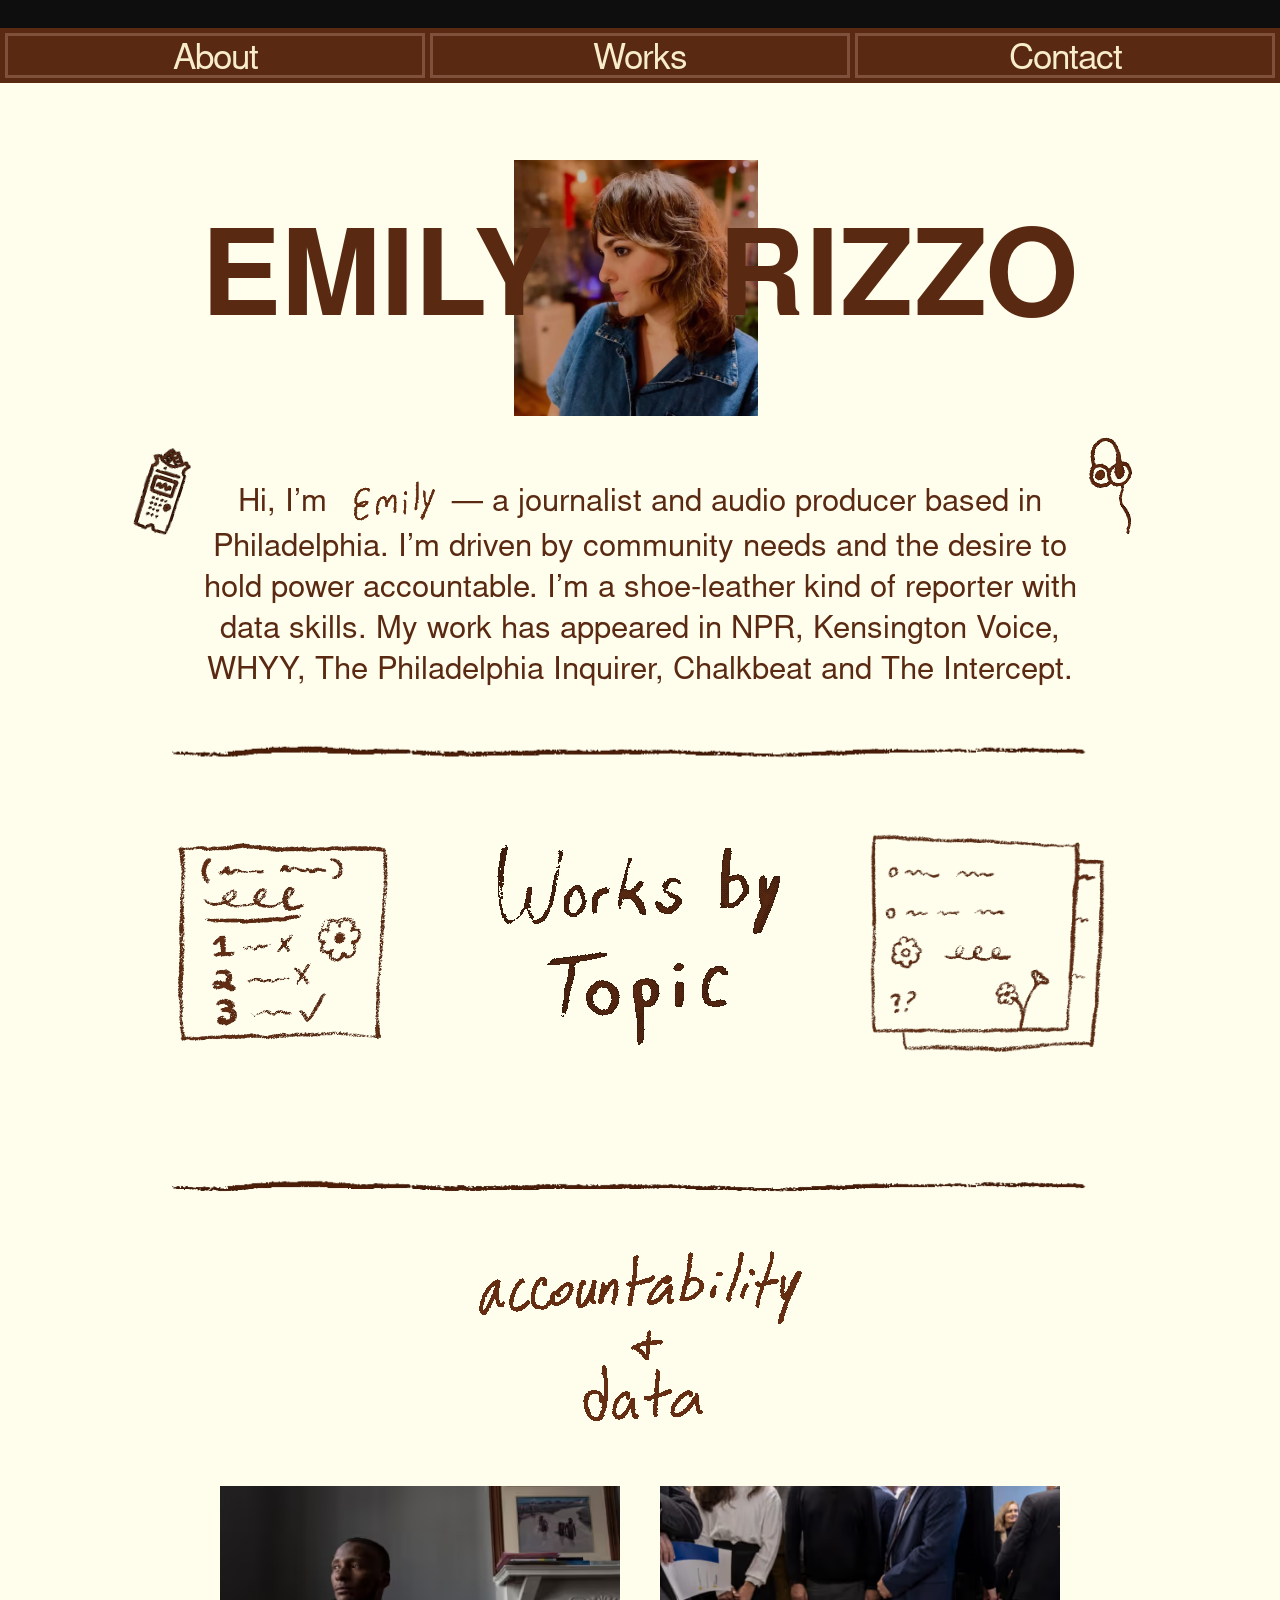
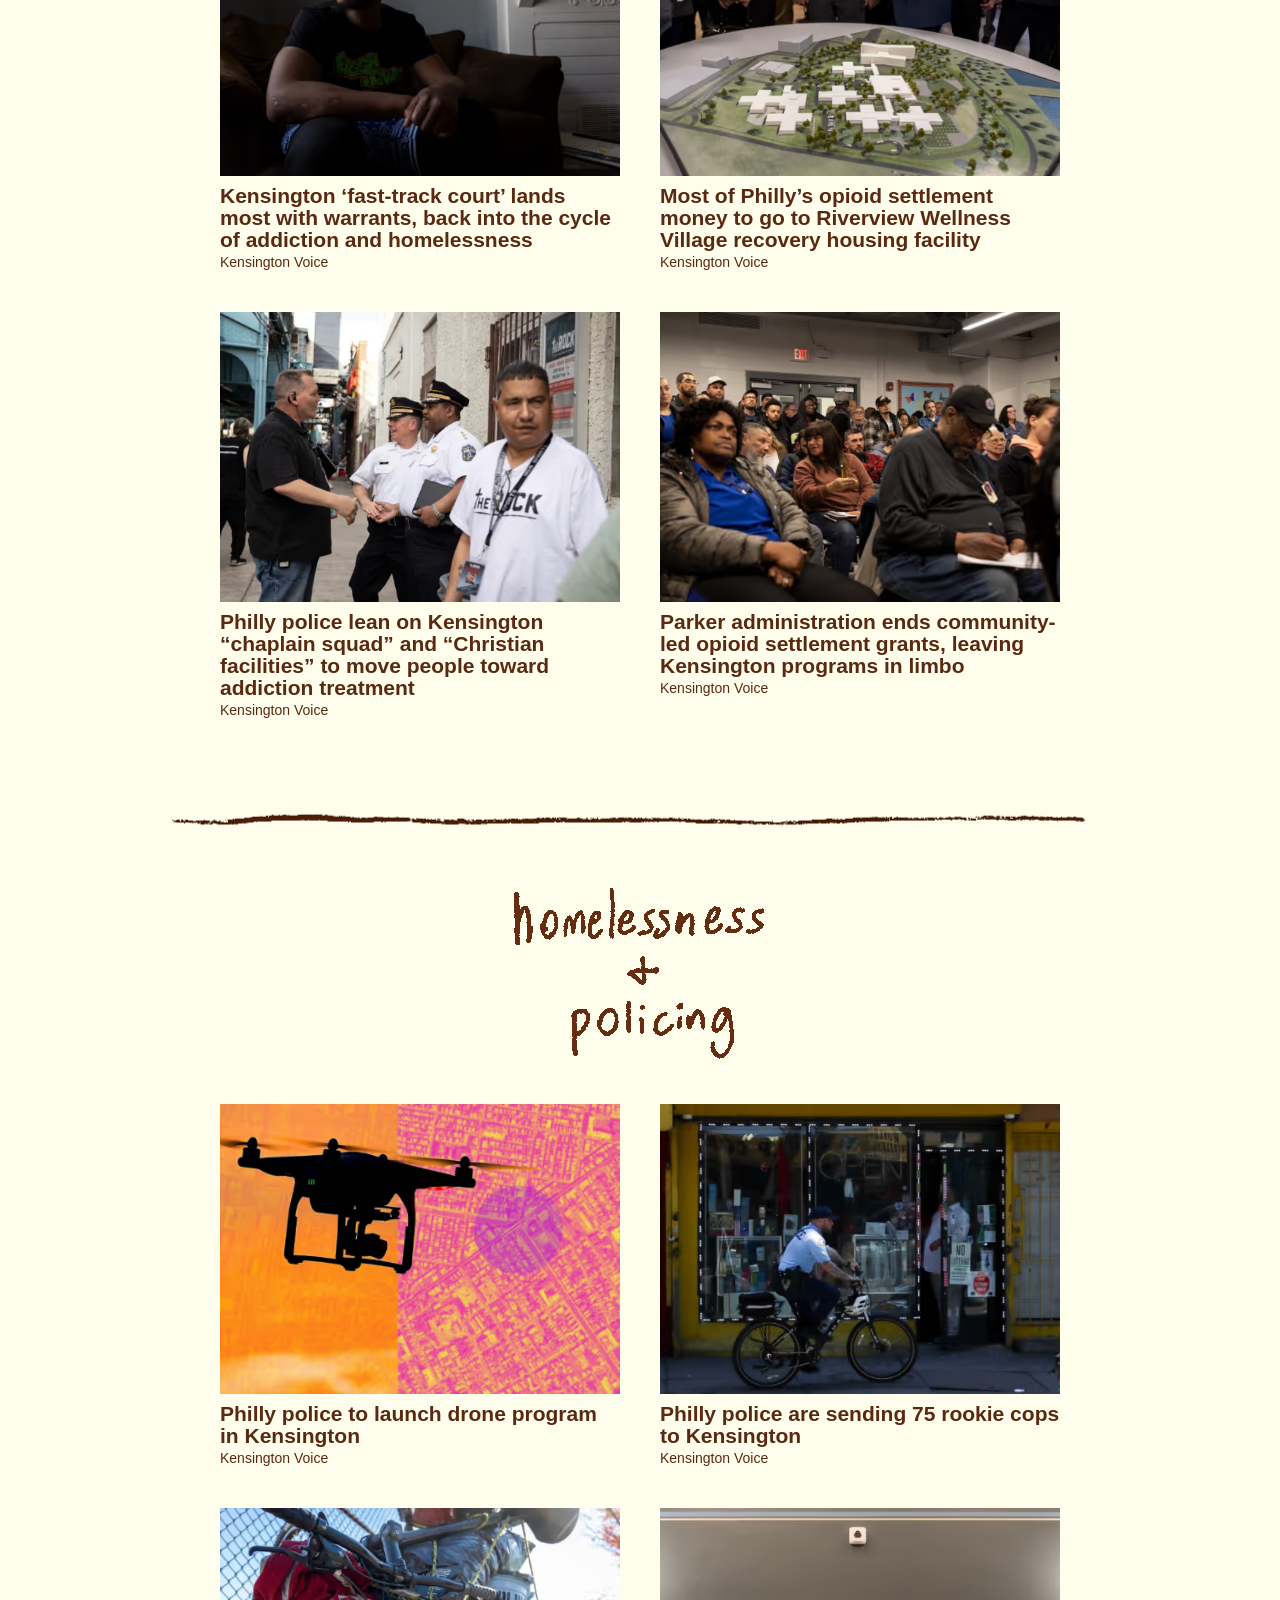
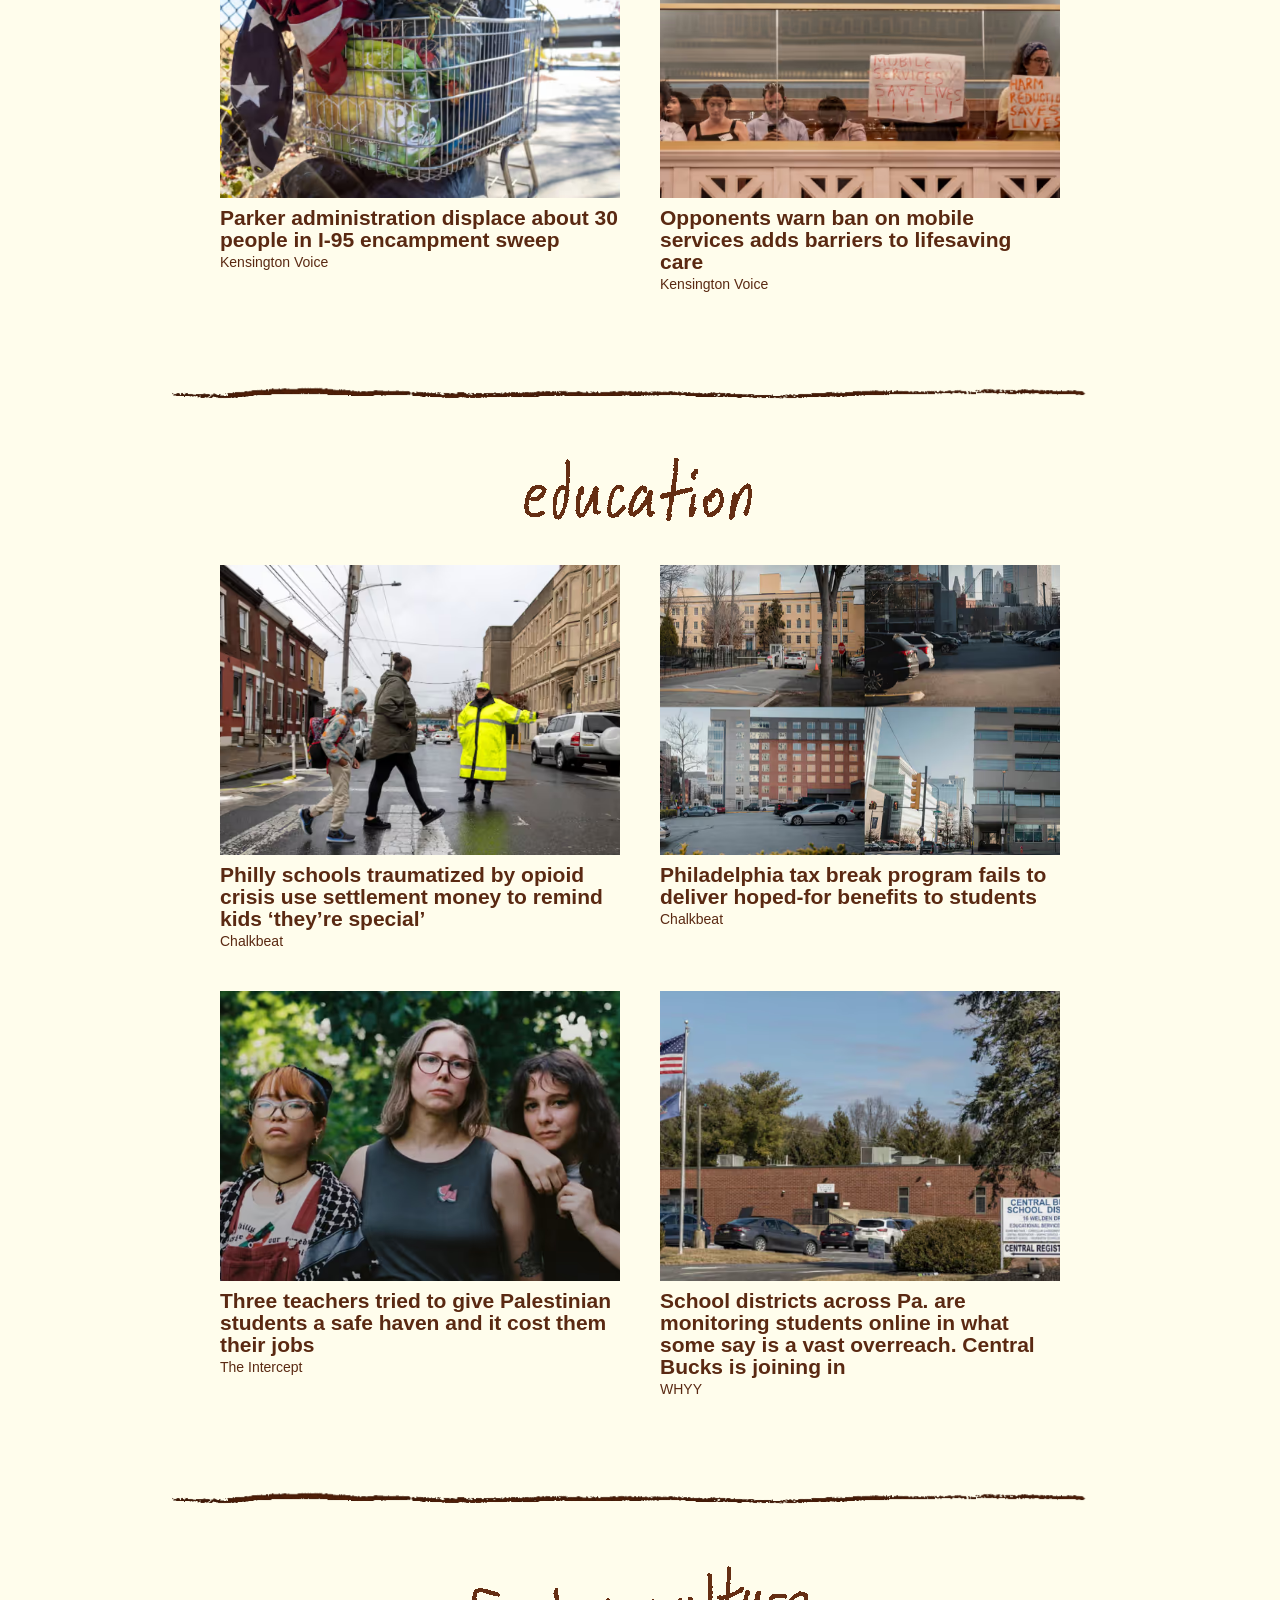
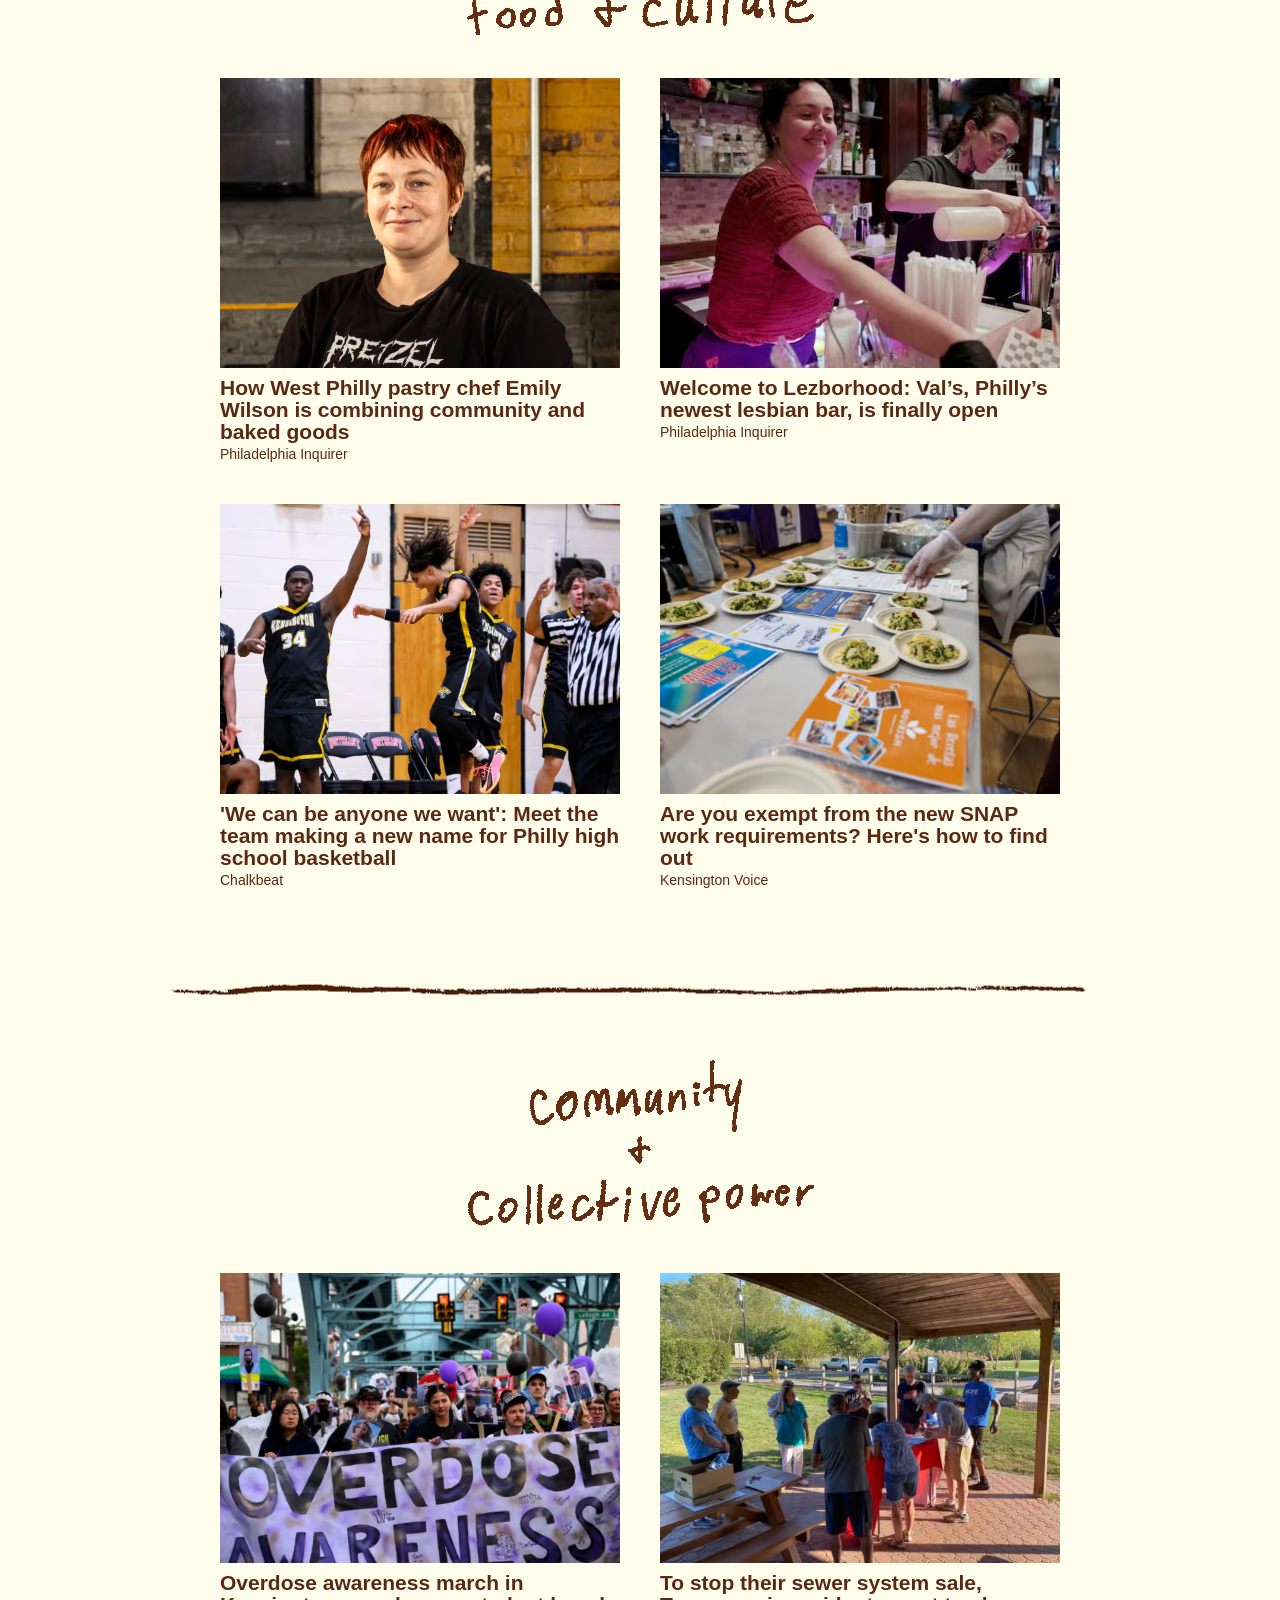
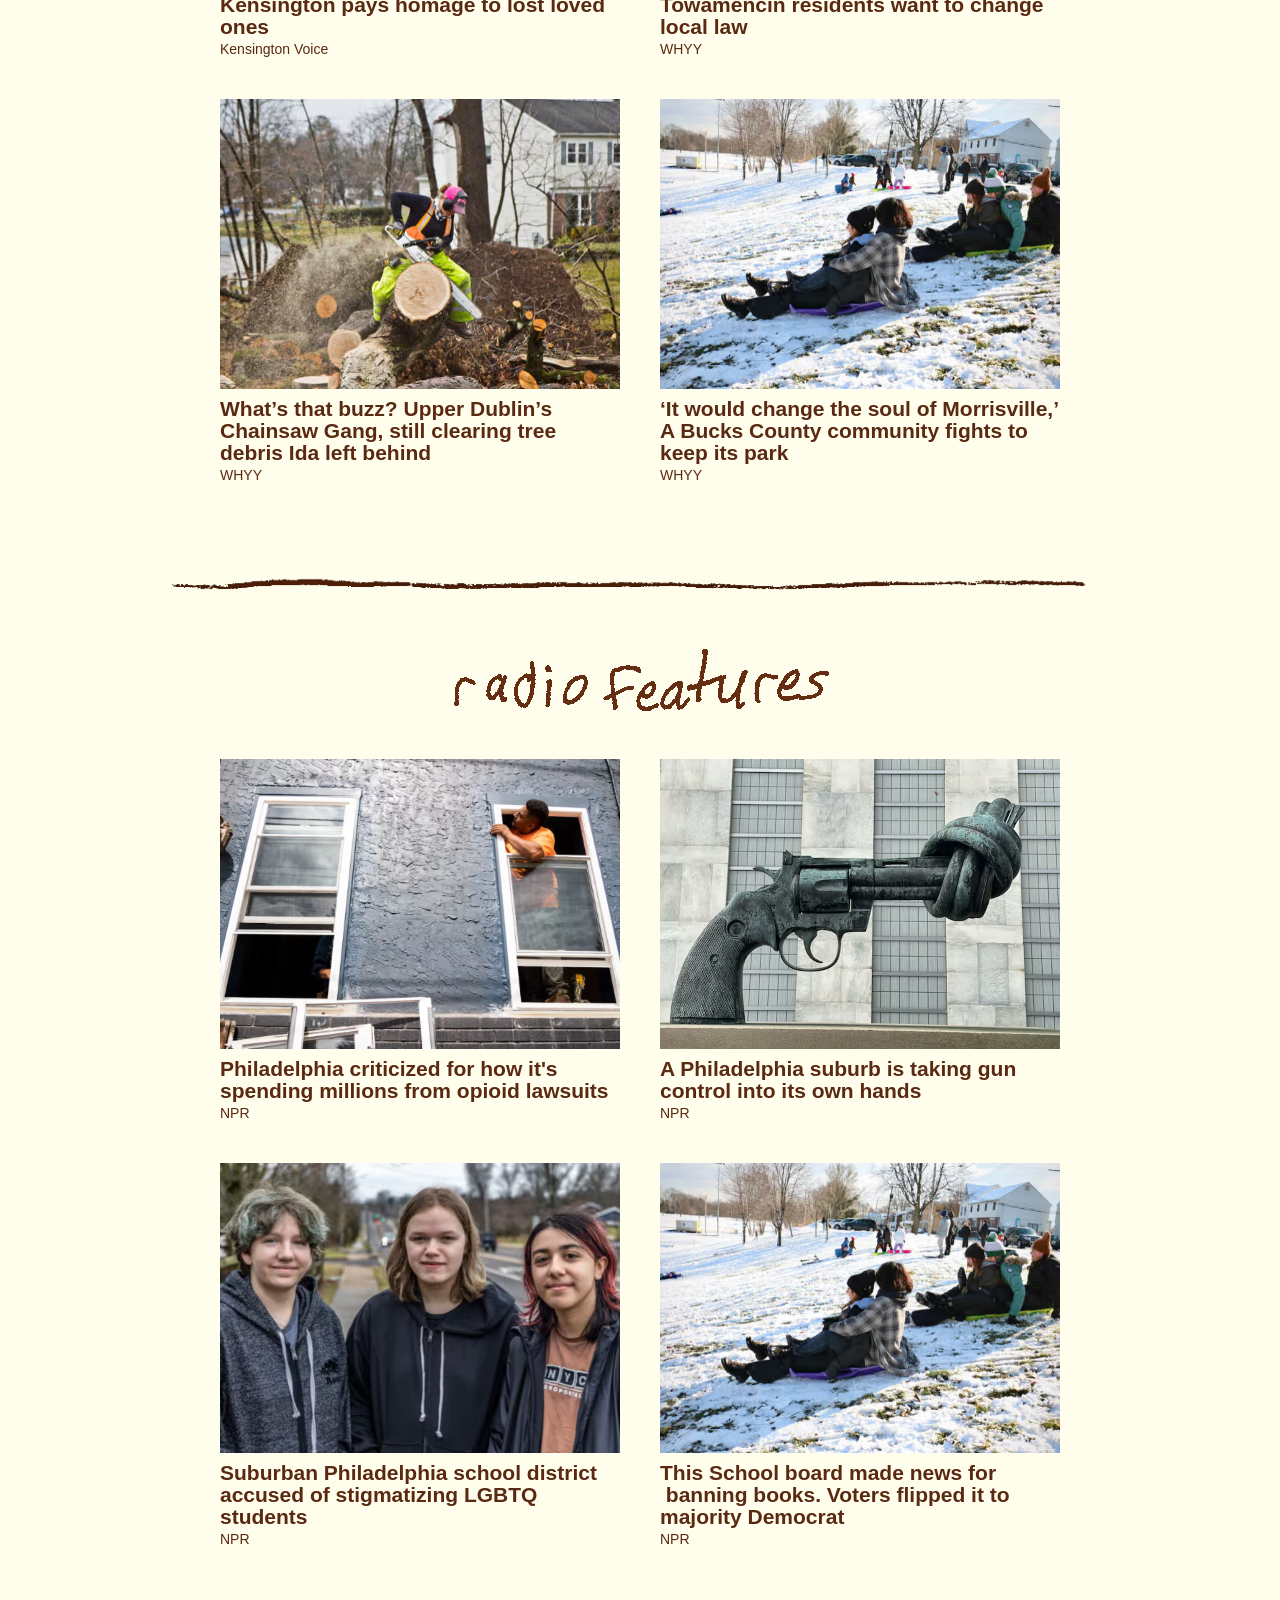
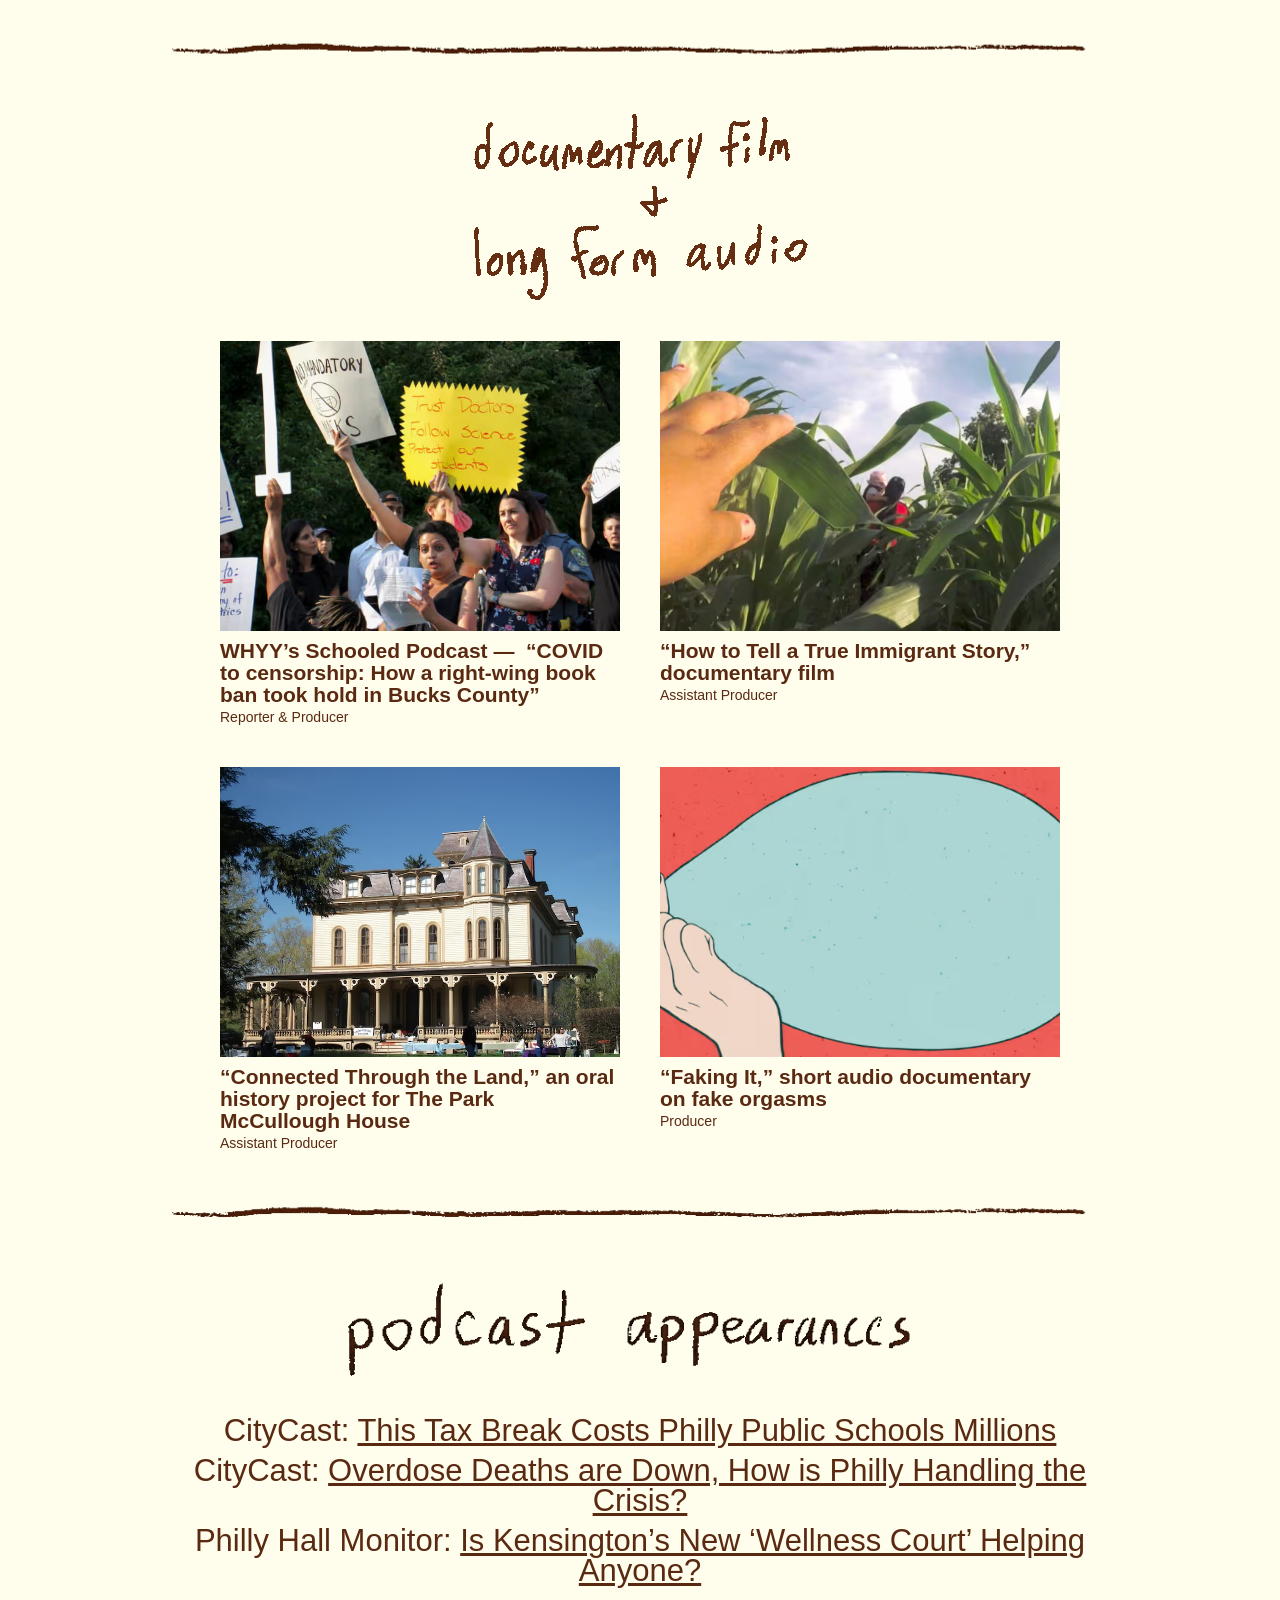
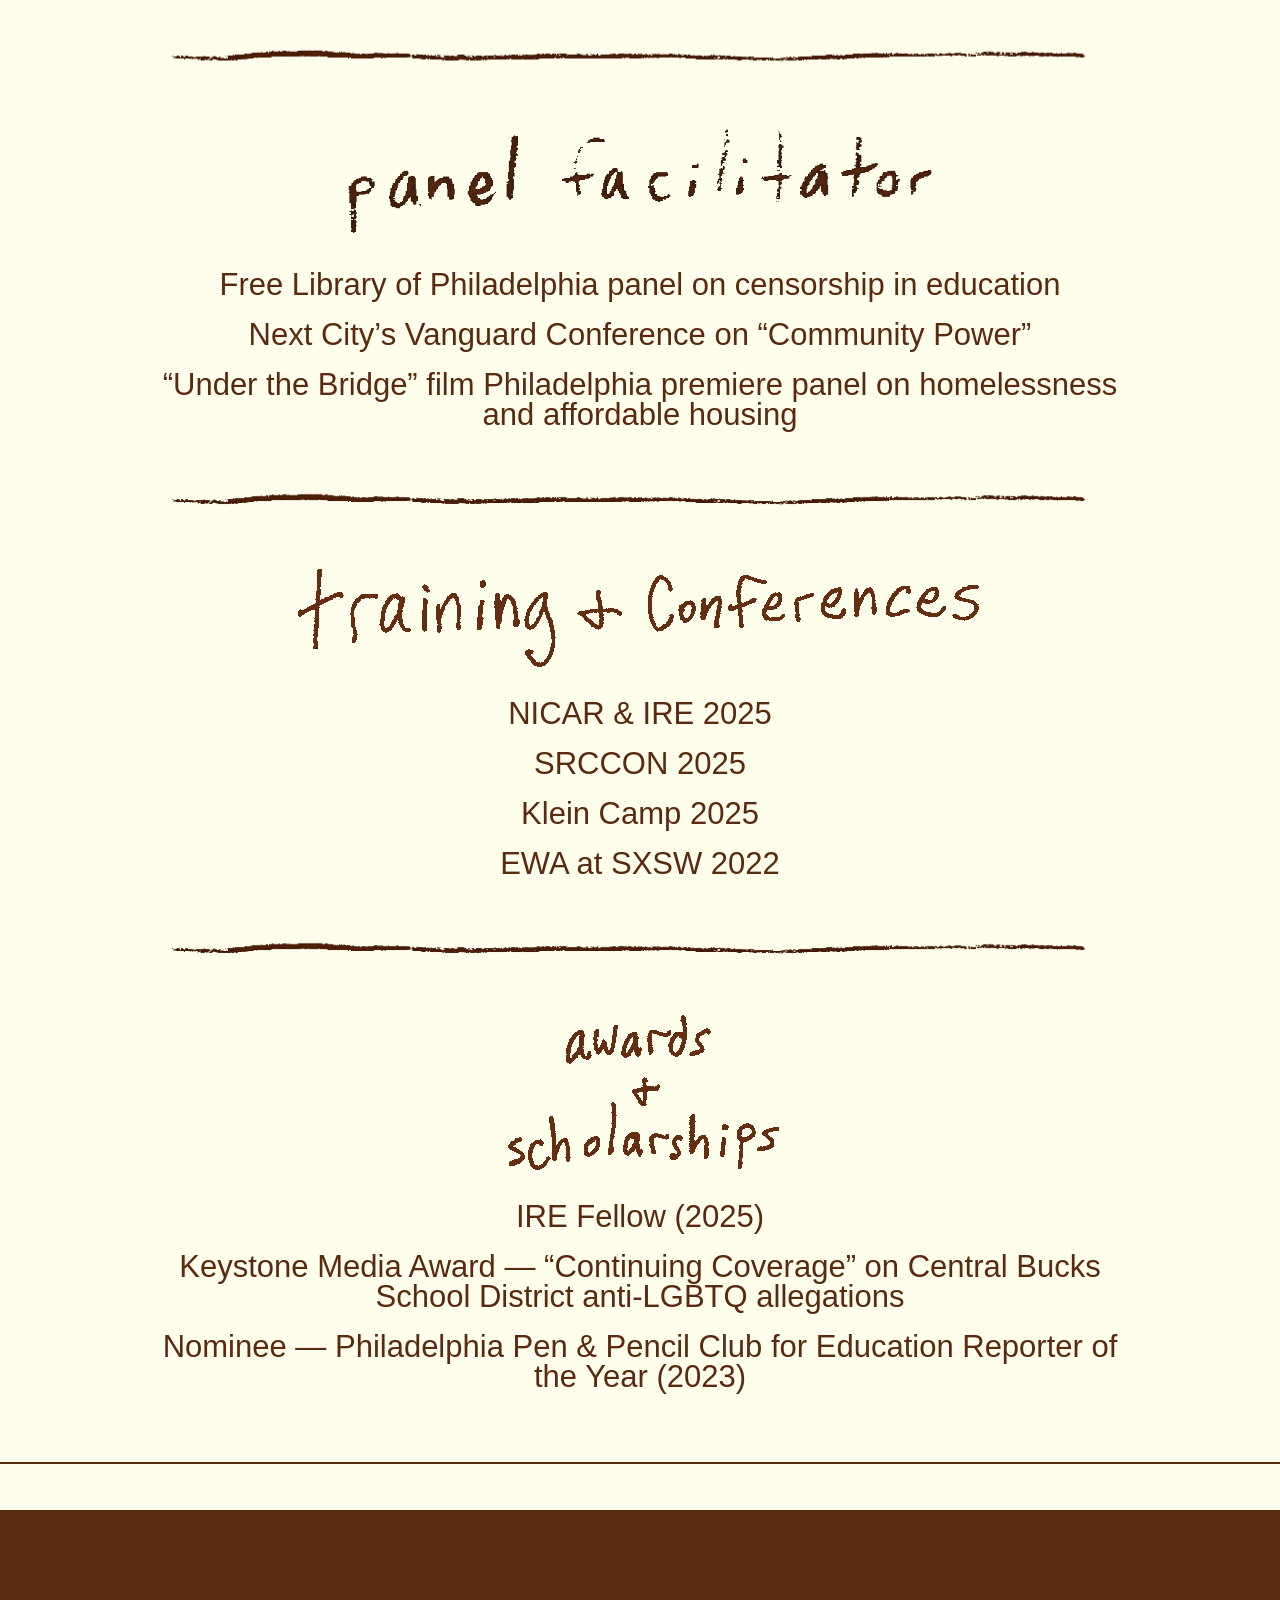
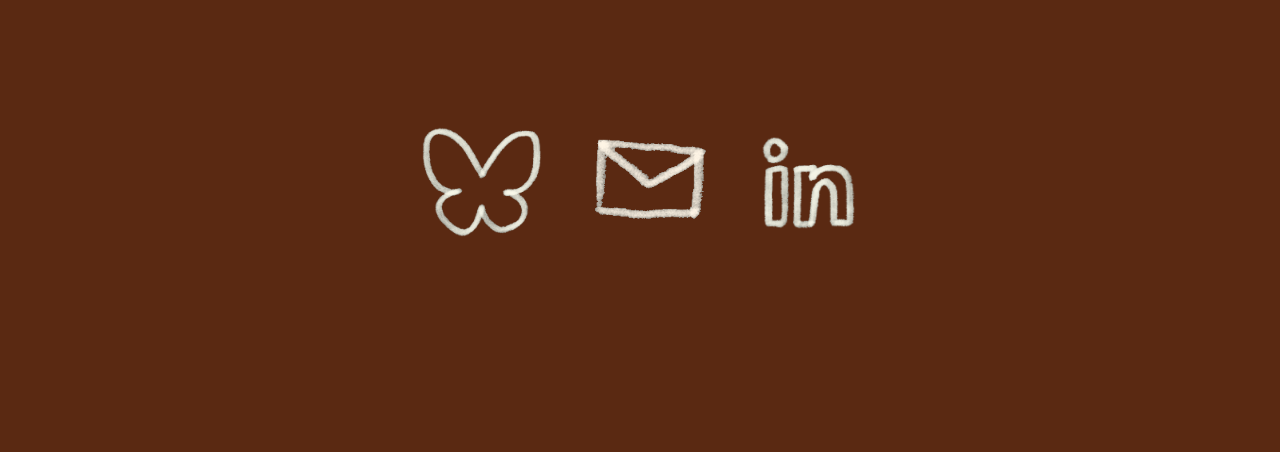
<file: index.html>
<!DOCTYPE html><!--  This site was created in Webflow. https://webflow.com  --><!--  Last Published: Mon Oct 26 2026 13:15:31 GMT+0000 (Coordinated Universal Time)  -->
<html data-wf-page="69d658fc8be49a40f64c001b" data-wf-site="69b9a6070962363e7c2c2811">
<head>
  <meta charset="utf-8">
  <title>Emily Rizzo | Journalist &amp; Audio Producer | Philadelphia, PA</title>
  <meta content="Hi, I’m Emily Rizzo, a journalist and audio producer based in Philadelphia. I’m driven by community needs and the desire to hold power accountable. I’m a shoe-leather kind of reporter with data skills. My work has appeared in NPR, Kensington Voice, WHYY, The Philadelphia Inquirer, Chalkbeat and The Intercept." name="description">
  <meta content="Emily Rizzo | Journalist &amp; Audio Producer | Philadelphia, PA" property="og:title">
  <meta content="Hi, I’m Emily Rizzo, a journalist and audio producer based in Philadelphia. I’m driven by community needs and the desire to hold power accountable. I’m a shoe-leather kind of reporter with data skills. My work has appeared in NPR, Kensington Voice, WHYY, The Philadelphia Inquirer, Chalkbeat and The Intercept." property="og:description">
  <meta content="https://cdn.prod.website-files.com/69b9a6070962363e7c2c2811/69cc3645fc4946c5dfc3291e_emrizzo-ogimg.jpg" property="og:image">
  <meta content="Emily Rizzo | Journalist &amp; Audio Producer | Philadelphia, PA" name="twitter:title">
  <meta content="Hi, I’m Emily Rizzo, a journalist and audio producer based in Philadelphia. I’m driven by community needs and the desire to hold power accountable. I’m a shoe-leather kind of reporter with data skills. My work has appeared in NPR, Kensington Voice, WHYY, The Philadelphia Inquirer, Chalkbeat and The Intercept." name="twitter:description">
  <meta property="og:type" content="website">
  <meta content="summary_large_image" name="twitter:card">
  <meta content="width=device-width, initial-scale=1" name="viewport">
  <meta content="Webflow" name="generator">
  <link href="css/normalize.css" rel="stylesheet" type="text/css">
  <link href="css/webflow.css" rel="stylesheet" type="text/css">
  <link href="css/emily-rizzo-portfolio.webflow.css" rel="stylesheet" type="text/css">
  <style>html.w-mod-js:not(.w-mod-ix3) :is(.text-and-star, .inner-track) {visibility: hidden !important;}</style>
  <script type="text/javascript">!function(o,c){var n=c.documentElement,t=" w-mod-";n.className+=t+"js",("ontouchstart"in o||o.DocumentTouch&&c instanceof DocumentTouch)&&(n.className+=t+"touch")}(window,document);</script>
  <link href="images/favicon.png" rel="shortcut icon" type="image/x-icon">
  <link href="images/webclip.png" rel="apple-touch-icon">
</head>
<body class="body">
  <div class="page-wrapper">
    <div class="navbar">
      <div class="ticker-track">
        <div class="inner-track">
          <div class="ticker-text">AUDIO  | WEB | DOCUMENTARY FILM | AUDIO  | WEB | DOCUMENTARY FILM | AUDIO | WEB | DOCUMENTARY FILM | AUDIO | WEB | DOCUMENTARY FILM | AUDIO  | WEB | DOCUMENTARY FILM | AUDIO | WEB | DOCUMENTARY FILM | </div>
          <div class="ticker-text">AUDIO  | WEB | DOCUMENTARY FILM | AUDIO  | WEB | DOCUMENTARY FILM | AUDIO | WEB | DOCUMENTARY FILM | AUDIO | WEB | DOCUMENTARY FILM | AUDIO  | WEB | DOCUMENTARY FILM | AUDIO | WEB | DOCUMENTARY FILM | </div>
          <div class="ticker-text">AUDIO  | WEB | DOCUMENTARY FILM | AUDIO  | WEB | DOCUMENTARY FILM | AUDIO | WEB | DOCUMENTARY FILM | AUDIO | WEB | DOCUMENTARY FILM | AUDIO  | WEB | DOCUMENTARY FILM | AUDIO | WEB | DOCUMENTARY FILM | </div>
        </div>
      </div>
      <div class="menu-selections">
        <a href="#about" class="menu-item w-inline-block">
          <div class="text-block">About</div>
        </a>
        <a href="#works" class="menu-item w-inline-block">
          <div class="text-block">Works</div>
        </a>
        <a href="#contact" class="menu-item w-inline-block">
          <div class="text-block">Contact</div>
        </a>
      </div>
    </div>
    <div id="about" class="hero">
      <div class="hero-container">
        <div class="hero-text">EMILY</div><img src="images/Emily-rizzo.avif" loading="lazy" sizes="100vw" srcset="images/unnamed-13-p-500.avif 500w, images/Emily-rizzo.avif 1112w" alt="" class="image">
        <div class="hero-text">RIZZO</div>
      </div>
      <div class="about-emily">
        <div class="about-hero-container"><img src="images/recorder-gif.gif" loading="lazy" alt="" class="image-2"><img src="images/about-me-crop-.gif" loading="lazy" alt="" class="image-3"><img src="images/IMG_2014-2.gif" loading="lazy" alt="" class="image-4"></div><img src="images/recorder-gif_1.gif" loading="lazy" alt="" class="image-28"><img src="images/headphone-gif.gif" loading="lazy" alt="" class="image-29">
        <div class="about-body">Hi, I’m <span class="text-span">Emilyo</span> — a journalist and audio producer based in Philadelphia. I’m driven by community needs and the desire to hold power accountable. I’m a shoe-leather kind of reporter with data skills. My work has appeared in NPR, Kensington Voice, WHYY, The Philadelphia Inquirer, Chalkbeat and The Intercept. </div><img src="images/animated-divider.gif" loading="lazy" alt="" class="animated-divider">
      </div>
    </div>
    <div class="works-section">
      <div class="works-by-topic-container">
        <div id="works" class="works-header"><img src="images/stickies-crop.gif" loading="lazy" alt="" class="image-7"><img src="images/works-by-topic.gif" loading="lazy" alt="" class="image-20"><img src="images/stickies2-crop.gif" loading="lazy" alt="" class="image-8"></div>
        <div class="topic">
          <div class="works"><img src="images/animated-divider.gif" loading="lazy" alt="" class="animated-divider _2"><img src="images/Accountability-data-crop.gif" loading="lazy" alt="" class="image-21">
            <div class="works-container">
              <div class="work"><img src="images/Screenshot-2026-03-30-at-11.30.48-AM.avif" loading="lazy" alt="" class="image-12">
                <div class="title">
                  <a href="https://www.kensingtonvoice.com/new-fast-track-court-for-kensington-lands-most-with-warrants-back-into-the-cycle-of-addiction-and-homelessness/" target="_blank" class="link-4">Kensington ‘fast-track court’ lands most with warrants, back into the cycle of addiction and homelessness</a>
                </div>
                <div class="outlet">Kensington Voice </div>
              </div>
              <div class="work"><img src="images/Screenshot-2026-03-30-at-11.30.40-AM.avif" loading="lazy" alt="" class="image-13">
                <div class="title">
                  <a href="https://www.kensingtonvoice.com/philly-opioid-settlement-riverview-wellness-village/" class="link-4">Most of Philly’s opioid settlement money to go to Riverview Wellness Village recovery housing facility</a>
                </div>
                <div class="outlet">Kensington Voice </div>
              </div>
              <div class="work"><img src="images/Screenshot-2026-03-30-at-11.30.35-AM.avif" loading="lazy" alt="" class="image-14">
                <div class="title">
                  <a href="https://www.kensingtonvoice.com/philly-police-lean-on-kensington-chaplain-squad-and-christian-facilities-to-move-people-toward-addiction-treatment/" target="_blank" class="link-4">Philly police lean on Kensington “chaplain squad” and “Christian facilities” to move people toward addiction treatment</a>
                </div>
                <div class="outlet">Kensington Voice </div>
              </div>
              <div class="work"><img src="images/Screenshot-2026-03-30-at-11.30.27-AM.avif" loading="lazy" alt="" class="image-15">
                <div class="title">
                  <a href="https://www.kensingtonvoice.com/parker-administration-ends-kensington-opioid-grant-program/" target="_blank" class="link-4">Parker administration ends community-led opioid settlement grants, leaving Kensington programs in limbo</a>
                </div>
                <div class="outlet">Kensington Voice </div>
              </div>
            </div>
          </div>
        </div>
        <div class="topic">
          <div class="works"><img src="images/animated-divider.gif" loading="lazy" alt="" class="animated-divider"><img src="images/homelessness-crop.gif" loading="lazy" alt="" class="image-22">
            <div class="works-container">
              <div class="work"><img src="images/Screenshot-2026-03-30-at-11.30.59-AM.avif" loading="lazy" alt="" class="image-12">
                <div class="title">
                  <a href="https://www.kensingtonvoice.com/philly-police-launching-drone-program-kensington-with-cameras-that-fly-beyond-line-of-sight/" target="_blank" class="link-4">Philly police to launch drone program in Kensington</a>
                </div>
                <div class="outlet">Kensington Voice </div>
              </div>
              <div class="work"><img src="images/Screenshot-2026-03-30-at-11.31.13-AM.avif" loading="lazy" alt="" class="image-13">
                <div class="title">
                  <a href="https://www.kensingtonvoice.com/philly-police-are-sending-78-rookie-cops-to-kensington-starting-june-18-were-going-to-be-pushing-the-crowds/" target="_blank" class="link-4">Philly police are sending 75 rookie cops to Kensington</a>
                </div>
                <div class="outlet">Kensington Voice </div>
              </div>
              <div class="work"><img src="images/Screenshot-2026-03-30-at-11.31.24-AM.avif" loading="lazy" alt="" class="image-14">
                <div class="title">
                  <a href="https://www.kensingtonvoice.com/penndot-parker-administration-displace-about-30-people-in-i-95-encampment-sweep/" class="link-4">Parker administration displace about 30 people in I-95 encampment sweep</a>
                </div>
                <div class="outlet">Kensington Voice </div>
              </div>
              <div class="work"><img src="images/Screenshot-2026-03-30-at-11.31.42-AM.avif" loading="lazy" alt="" class="image-16">
                <div class="title">
                  <a href="https://www.kensingtonvoice.com/as-kensington-mobile-service-vote-approaches-opponents-warn-ban-adds-barriers-to-lifesaving-care/" class="link-4">Opponents warn ban on mobile services adds barriers to lifesaving care</a>
                </div>
                <div class="outlet">Kensington Voice </div>
              </div>
            </div>
          </div>
        </div>
        <div class="topic">
          <div class="works"><img src="images/animated-divider.gif" loading="lazy" alt="" class="animated-divider"><img src="images/education-crop.gif" loading="lazy" alt="" class="image-23">
            <div class="works-container">
              <div class="work"><img src="images/Screenshot-2026-03-30-at-11.32.11-AM.avif" loading="lazy" alt="" class="image-13">
                <div class="title">
                  <a href="https://www.chalkbeat.org/philadelphia/2024/12/05/schools-use-opioid-settlement-money-to-create-safe-spaces-for-students/" target="_blank" class="link-4">Philly schools traumatized by opioid crisis use settlement money to remind kids ‘they’re special’</a>
                </div>
                <div class="outlet">Chalkbeat</div>
              </div>
              <div class="work"><img src="images/Screenshot-2026-03-30-at-12.43.29-PM.avif" loading="lazy" alt="" class="image-15">
                <div class="title">
                  <a href="https://www.chalkbeat.org/philadelphia/2024/02/01/philadelphia-schools-tax-break-impact-on-students-career/" target="_blank" class="link-4">Philadelphia tax break program fails to deliver hoped-for benefits to students</a>
                </div>
                <div class="outlet">Chalkbeat</div>
              </div>
              <div class="work"><img src="images/Screenshot-2026-03-30-at-12.44.34-PM.avif" loading="lazy" alt="" class="image-16">
                <div class="title">
                  <a href="https://theintercept.com/2024/12/03/philadelphia-school-district-palestine/" target="_blank" class="link-4">Three teachers tried to give Palestinian students a safe haven and it cost them their jobs</a>
                </div>
                <div class="outlet">The Intercept</div>
              </div>
              <div class="work"><img src="images/muni-building.avif" loading="lazy" sizes="(max-width: 716px) 100vw, 716px" srcset="images/Screenshot-2026-03-30-at-12.51.31-PM-p-500.avif 500w, images/muni-building.avif 716w" alt="" class="image-16">
                <div class="title">
                  <a href="https://whyy.org/articles/central-bucks-school-district-goguardian-student-surveillance/" target="_blank" class="link-4">School districts across Pa. are monitoring students online in what some say is a vast overreach. Central Bucks is joining in</a>
                </div>
                <div class="outlet">WHYY</div>
              </div>
            </div>
          </div>
        </div>
        <div class="topic">
          <div class="works"><img src="images/animated-divider.gif" loading="lazy" alt="" class="animated-divider"><img src="images/foodnculture.gif" loading="lazy" alt="" class="image-24">
            <div class="works-container">
              <div class="work"><img src="images/emwilson.avif" loading="lazy" alt="" class="image-12">
                <div class="title">
                  <a href="https://www.inquirer.com/food/emily-wilson-west-philadelphia-pastry-chef-20240821.html" target="_blank" class="link-4">How West Philly pastry chef Emily Wilson is combining community and baked goods</a>
                </div>
                <div class="outlet">Philadelphia Inquirer</div>
              </div>
              <div class="work"><img src="images/vals-pic.avif" loading="lazy" alt="" class="image-13">
                <div class="title">
                  <a href="https://www.inquirer.com/food/vals-lesbian-bar-philadelphia-20260320.html" target="_blank" class="link-4">Welcome to Lezborhood: Val’s, Philly’s newest lesbian bar, is finally open</a>
                </div>
                <div class="outlet">Philadelphia Inquirer</div>
              </div>
              <div class="work"><img src="images/basketball-philly.avif" loading="lazy" sizes="(max-width: 762px) 100vw, 762px" srcset="images/basketball-philly-p-500.avif 500w, images/basketball-philly.avif 762w" alt="" class="image-14">
                <div class="title">
                  <a href="https://www.chalkbeat.org/philadelphia/2026/02/20/high-school-basketball-team-changing-the-game-for-kensington/" target="_blank" class="link-4">&#x27;We can be anyone we want&#x27;: Meet the team making a new name for Philly high school basketball</a>
                </div>
                <div class="outlet">Chalkbeat</div>
              </div>
              <div class="work"><img src="images/snap-reqs.avif" loading="lazy" alt="" class="image-15">
                <div class="title">
                  <a href="https://www.kensingtonvoice.com/are-you-exempt-from-the-new-snap-work-requirements-heres-how-to-find-out/" target="_blank" class="link-4">Are you exempt from the new SNAP work requirements? Here&#x27;s how to find out</a>
                </div>
                <div class="outlet">Kensington Voice</div>
              </div>
            </div>
          </div>
        </div>
        <div class="topic">
          <div class="works"><img src="images/animated-divider.gif" loading="lazy" alt="" class="animated-divider"><img src="images/collective-power.gif" loading="lazy" alt="" class="image-25">
            <div class="works-container">
              <div class="work"><img src="images/od-walk.avif" loading="lazy" alt="" class="image-12">
                <div class="title">
                  <a href="https://www.kensingtonvoice.com/overdose-awareness-march-in-kensington-pays-homage-to-lost-loved-ones/" target="_blank" class="link-4">Overdose awareness march in Kensington pays homage to lost loved ones</a>
                </div>
                <div class="outlet">Kensington Voice </div>
              </div>
              <div class="work"><img src="images/group-outside.avif" loading="lazy" alt="" class="image-13">
                <div class="title">
                  <a href="https://whyy.org/articles/towamencin-residents-home-rule-charter-sewer-system-sale/" target="_blank" class="link-4">To stop their sewer system sale, Towamencin residents want to change local law</a>
                </div>
                <div class="outlet">WHYY</div>
              </div>
              <div class="work"><img src="images/chaingang.avif" loading="lazy" alt="" class="image-14">
                <div class="title">
                  <a href="https://whyy.org/articles/whats-that-buzz-upper-dublins-chainsaw-gang-still-clearing-tree-debris-ida-left-behind/" target="_blank" class="link-4">What’s that buzz? Upper Dublin’s Chainsaw Gang, still clearing tree debris Ida left behind</a>
                </div>
                <div class="outlet">WHYY</div>
              </div>
              <div class="work"><img src="images/sledding.avif" loading="lazy" sizes="(max-width: 717px) 100vw, 717px" srcset="images/Screenshot-2026-03-30-at-1.13.24-PM-p-500.avif 500w, images/sledding.avif 717w" alt="" class="image-16">
                <div class="title">
                  <a href="https://whyy.org/articles/it-would-change-the-soul-of-morrisville-a-bucks-county-community-fights-to-keep-its-park/" target="_blank" class="link-4">‘It would change the soul of Morrisville,’ A Bucks County community fights to keep its park</a>
                </div>
                <div class="outlet">WHYY</div>
              </div>
            </div>
          </div>
        </div>
        <div class="topic">
          <div class="works"><img src="images/animated-divider.gif" loading="lazy" alt="" class="animated-divider"><img src="images/cropped-radio-features.gif" loading="lazy" alt="" class="image-27">
            <div class="works-container">
              <div class="work"><img src="images/Screenshot-2026-03-30-at-11.30.17-AM.avif" loading="lazy" alt="" class="image-12">
                <div class="title">
                  <a href="https://www.npr.org/sections/shots-health-news/2024/11/18/nx-s1-5192942/philadelphia-kensington-drug-settlement-funds-pharma-million-from-opioid-lawsuits" target="_blank" class="link-4">Philadelphia criticized for how it&#x27;s spending millions from opioid lawsuits</a>
                </div>
                <div class="outlet">NPR</div>
              </div>
              <div class="work"><img src="images/revolver-control.avif" loading="lazy" alt="" class="image-13">
                <div class="title">
                  <a href="https://www.npr.org/2023/08/19/1194846084/a-philadelphia-suburb-is-taking-gun-control-into-its-own-hands" target="_blank" class="link-4">A Philadelphia suburb is taking gun control into its own hands</a>
                </div>
                <div class="outlet">NPR</div>
              </div>
              <div class="work"><img src="images/lgbtq-teens-crop.avif" loading="lazy" alt="" class="image-14">
                <div class="title">
                  <a href="https://www.npr.org/2023/01/31/1152903838/encore-suburban-philadelphia-school-district-accused-of-stigmatizing-lgbtq-stude" target="_blank" class="link-4">Suburban Philadelphia school district accused of stigmatizing LGBTQ students</a>
                </div>
                <div class="outlet">NPR</div>
              </div>
              <div class="work"><img src="images/sledding.avif" loading="lazy" sizes="(max-width: 717px) 100vw, 717px" srcset="images/Screenshot-2026-03-30-at-1.13.24-PM-p-500.avif 500w, images/sledding.avif 717w" alt="" class="image-16">
                <div class="title">
                  <a href="https://www.npr.org/2023/11/11/1212185489/election-pennsylvania-school-board" target="_blank" class="link-4">This School board made news for  banning books. Voters flipped it to majority Democrat</a>
                </div>
                <div class="outlet">NPR</div>
              </div>
            </div>
          </div>
        </div>
        <div class="topic">
          <div class="works"><img src="images/animated-divider.gif" loading="lazy" alt="" class="animated-divider"><img src="images/documentary-gif.gif" loading="lazy" alt="" class="image-26">
            <div class="works-container">
              <div class="work"><img src="images/protest.avif" loading="lazy" alt="" class="image-12">
                <div class="title">
                  <a href="https://whyy.org/episodes/schooled-from-covid-to-censorship-bucks-county/" target="_blank" class="link-4">WHYY’s Schooled Podcast —  “COVID to censorship: How a right-wing book ban took hold in Bucks County”<br></a>
                </div>
                <div class="outlet">Reporter &amp; Producer</div>
              </div>
              <div class="work"><img src="images/immigrant-story.avif" loading="lazy" alt="" class="image-13">
                <div class="title">
                  <a href="https://participatorymedia.redlizardmedia.com/how-to-tell-a-true-immigrant-story-vr-ethics-immigration-with-aggie-ebrahimi-bazaz/" target="_blank" class="link-4">“How to Tell a True Immigrant Story,” documentary film</a>
                </div>
                <div class="outlet">Assistant Producer</div>
              </div>
              <div class="work"><img src="images/ParkMcCulloughHouse.avif" loading="lazy" sizes="(max-width: 897px) 100vw, 897px" srcset="images/ParkMcCulloughHouse-p-500.avif 500w, images/ParkMcCulloughHouse.avif 897w" alt="" class="image-14">
                <div class="title">
                  <a href="https://www.kensingtonvoice.com/new-fast-track-court-for-kensington-lands-most-with-warrants-back-into-the-cycle-of-addiction-and-homelessness/" class="link-4">“Connected Through the Land,” an oral history project for The Park McCullough House</a>
                </div>
                <div class="outlet">Assistant Producer</div>
              </div>
              <div class="work"><img src="images/faking-it-balloon.avif" loading="lazy" alt="" class="image-15">
                <div class="title">
                  <a href="https://soundcloud.com/emily-rizzo-659593274/faking-it-5th-draft/s-YwZkynKbfWN?si=c5864ee87ea14ca29792a136d5960108&amp;utm_source=clipboard&amp;utm_medium=text&amp;utm_campaign=social_sharing" target="_blank" class="link-4">“Faking It,” short audio documentary on fake orgasms</a>
                </div>
                <div class="outlet">Producer</div>
              </div>
            </div>
          </div>
        </div>
      </div>
    </div>
    <div class="about-section"><img src="images/animated-divider.gif" loading="lazy" alt="" class="animated-divider">
      <div class="podcast-appearances"><img src="images/podcast-appearances-Crop.gif" loading="lazy" alt="" class="image-6">
        <div class="div-block">
          <div class="text-block-2">CityCast: <a href="https://philly.citycast.fm/podcasts/this-tax-break-costs-philly-public-schools-millions" class="link">This Tax Break Costs Philly Public Schools Millions</a>
          </div>
          <div class="text-block-2">CityCast: <a href="https://open.spotify.com/episode/4tGC8ECJjNpznYtmAQEqq3#:~:text=We%20learned%20this%20week%20that,get%20people%20into%20treatment%20immediately." class="link-2">Overdose Deaths are Down, How is Philly Handling the Crisis?</a>
          </div>
          <div class="text-block-2">Philly Hall Monitor: <a href="https://hallmonitor.org/is-kensingtons-new-wellness-court-helping-anyone/" class="link-3">Is Kensington’s New ‘Wellness Court’ Helping Anyone? </a>
          </div>
        </div>
      </div><img src="images/animated-divider.gif" loading="lazy" alt="" class="animated-divider">
      <div class="panel-facilitator"><img src="images/Untitled_Artwork18-ezgif.com-crop.gif" loading="lazy" alt="" class="image-5">
        <div class="text-block-2">Free Library of Philadelphia panel on censorship in education</div>
        <div class="text-block-2">Next City’s Vanguard Conference on “Community Power”</div>
        <div class="text-block-2">“Under the Bridge” film Philadelphia premiere panel on homelessness and affordable housing</div>
      </div><img src="images/animated-divider.gif" loading="lazy" alt="" class="animated-divider">
      <div class="conferences"><img src="images/conferences.gif" loading="lazy" alt="" class="image-11">
        <div class="text-block-2">NICAR &amp; IRE 2025</div>
        <div class="text-block-2">SRCCON 2025 </div>
        <div class="text-block-2">Klein Camp 2025</div>
        <div class="text-block-2">EWA at SXSW 2022</div>
      </div><img src="images/animated-divider.gif" loading="lazy" alt="" class="animated-divider">
      <div class="awards"><img src="images/awardnscholarships.gif" loading="lazy" alt="" class="image-10">
        <div class="text-block-2">IRE Fellow (2025) </div>
        <div class="text-block-2">Keystone Media Award — “Continuing Coverage” on Central Bucks School District anti-LGBTQ allegations</div>
        <div class="text-block-2">Nominee — Philadelphia Pen &amp; Pencil Club for Education Reporter of the Year (2023)</div>
      </div>
    </div>
    <div class="footer">
      <div id="contact" class="topic-header-track">
        <div class="text-and-star">
          <div class="text-block-3">contact me</div><img src="images/sketch-star.gif" loading="lazy" alt="" class="image-9">
          <div class="text-block-3">contact me</div><img src="images/sketch-star.gif" loading="lazy" alt="" class="image-9">
          <div class="text-block-3">contact me</div><img src="images/sketch-star.gif" loading="lazy" alt="" class="image-9">
          <div class="text-block-3">contact me</div><img src="images/sketch-star.gif" loading="lazy" alt="" class="image-9">
          <div class="text-block-3">contact me</div><img src="images/sketch-star.gif" loading="lazy" alt="" class="image-9">
          <div class="text-block-3">contact me</div><img src="images/sketch-star.gif" loading="lazy" alt="" class="image-9">
          <div class="text-block-3">contact me</div><img src="images/sketch-star.gif" loading="lazy" alt="" class="image-9">
          <div class="text-block-3">contact me</div><img src="images/sketch-star.gif" loading="lazy" alt="" class="image-9">
        </div>
      </div>
      <div class="footer-container">
        <div class="contact-icons">
          <a href="https://bsky.app/profile/emilykrizzo.bsky.social" target="_blank" class="w-inline-block"><img src="images/IMG_02483-ezgif.com-crop.gif" loading="lazy" alt="" class="image-17"></a>
          <a href="https://Rizzoemk@gmail.com" target="_blank" class="w-inline-block"><img src="images/email-icon.gif" loading="lazy" alt="" class="image-18"></a>
          <a href="https://www.linkedin.com/in/emilykrizzo" target="_blank" class="w-inline-block"><img src="images/linkedin-icon.gif" loading="lazy" alt="" class="image-19"></a>
        </div>
      </div>
    </div>
  </div>
  <script src="https://d3e54v103j8qbb.cloudfront.net/js/jquery-3.5.1.min.dc5e7f18c8.js?site=69b9a6070962363e7c2c2811" type="text/javascript" integrity="sha256-9/aliU8dGd2tb6OSsuzixeV4y/faTqgFtohetphbbj0=" crossorigin="anonymous"></script>
  <script src="js/webflow.js" type="text/javascript"></script>
  <script src="https://cdn.prod.website-files.com/gsap/3.15.0/gsap.min.js" type="text/javascript"></script>
</body>
</html>
</file>
<file: css/webflow.css>
@font-face {
  font-family: 'webflow-icons';
  src: url("[data-uri]") format('truetype');
  font-weight: normal;
  font-style: normal;
}
[class^="w-icon-"],
[class*=" w-icon-"] {
  /* use !important to prevent issues with browser extensions that change fonts */
  font-family: 'webflow-icons' !important;
  speak: none;
  font-style: normal;
  font-weight: normal;
  font-variant: normal;
  text-transform: none;
  line-height: 1;
  /* Better Font Rendering =========== */
  -webkit-font-smoothing: antialiased;
  -moz-osx-font-smoothing: grayscale;
}
.w-icon-slider-right:before {
  content: "\e600";
}
.w-icon-slider-left:before {
  content: "\e601";
}
.w-icon-nav-menu:before {
  content: "\e602";
}
.w-icon-arrow-down:before,
.w-icon-dropdown-toggle:before {
  content: "\e603";
}
.w-icon-file-upload-remove:before {
  content: "\e900";
}
.w-icon-file-upload-icon:before {
  content: "\e903";
}
* {
  -webkit-box-sizing: border-box;
  -moz-box-sizing: border-box;
  box-sizing: border-box;
}
html {
  height: 100%;
}
body {
  margin: 0;
  min-height: 100%;
  background-color: #fff;
  font-family: Arial, sans-serif;
  font-size: 14px;
  line-height: 20px;
  color: #333;
}
img {
  max-width: 100%;
  vertical-align: middle;
  display: inline-block;
}
html.w-mod-touch * {
  background-attachment: scroll !important;
}
.w-block {
  display: block;
}
.w-inline-block {
  max-width: 100%;
  display: inline-block;
}
.w-clearfix:before,
.w-clearfix:after {
  content: " ";
  display: table;
  grid-column-start: 1;
  grid-row-start: 1;
  grid-column-end: 2;
  grid-row-end: 2;
}
.w-clearfix:after {
  clear: both;
}
.w-hidden {
  display: none;
}
.w-button {
  display: inline-block;
  padding: 9px 15px;
  background-color: #3898EC;
  color: white;
  border: 0;
  line-height: inherit;
  text-decoration: none;
  cursor: pointer;
  border-radius: 0;
}
input.w-button {
  -webkit-appearance: button;
}
:where(button.w-popover-trigger) {
  background-color: transparent;
  border: 0;
  color: inherit;
  cursor: pointer;
  font: inherit;
  line-height: inherit;
  margin: 0;
  padding: 0;
  text-align: inherit;
  text-decoration: inherit;
}
:where(button.w-modal-trigger) {
  background-color: transparent;
  border: 0;
  color: inherit;
  cursor: pointer;
  font: inherit;
  line-height: inherit;
  margin: 0;
  padding: 0;
  text-align: inherit;
  text-decoration: inherit;
}
.w-popover {
  position-anchor: none;
}
:where(
  .w-popover[data-w-popover-backdrop-animated],
  .w-modal[data-w-popover-backdrop-animated]
)::backdrop {
  animation: var(--w-backdrop-animation, none);
}
:where(.w-popover, .w-modal) {
  --w-backdrop-animation: initial;
}
.w-popover-mask {
  position: fixed !important;
  inset: 0 !important;
  width: auto !important;
  height: auto !important;
  max-width: none !important;
  max-height: none !important;
  margin: 0 !important;
  padding: 0 !important;
  border: 0 !important;
  opacity: 0 !important;
  transform: none !important;
  clip-path: none !important;
  pointer-events: auto !important;
}
.w-popover-mask[popover] {
  translate: none !important;
  rotate: none !important;
  scale: none !important;
}
.w-popover-mask::backdrop {
  display: none !important;
}
.w-popover-mask:not(:popover-open) {
  display: none !important;
}
@supports not selector(:popover-open) {
  .w-popover-mask {
    display: none !important;
  }
}
.w-popover[popover]:not(:popover-open) {
  display: none;
}
.w-modal:not([open]):not([popover]) {
  display: none;
}
.w-modal[popover]:not(:popover-open) {
  display: none;
}
:where(.w-modal[data-w-modal-lock-scroll]) {
  overscroll-behavior: contain;
}
html[data-w-dynpage] [data-w-cloak] {
  color: transparent !important;
}
.w-code-block {
  margin: unset;
}
pre.w-code-block code {
  all: inherit;
}
pre.w-code-block code > span {
  display: block !important;
}
.w-optimization {
  display: contents;
}
.w-webflow-badge,
.w-webflow-badge > img {
  box-sizing: unset;
  width: unset;
  height: unset;
  max-height: unset;
  max-width: unset;
  min-height: unset;
  min-width: unset;
  margin: unset;
  padding: unset;
  float: unset;
  clear: unset;
  border: unset;
  border-radius: unset;
  background: unset;
  background-image: unset;
  background-position: unset;
  background-size: unset;
  background-repeat: unset;
  background-origin: unset;
  background-clip: unset;
  background-attachment: unset;
  background-color: unset;
  box-shadow: unset;
  transform: unset;
  transition: unset;
  direction: unset;
  font-family: unset;
  font-weight: unset;
  color: unset;
  font-size: unset;
  line-height: unset;
  font-style: unset;
  font-variant: unset;
  text-align: unset;
  letter-spacing: unset;
  text-decoration: unset;
  text-indent: unset;
  text-transform: unset;
  list-style-type: unset;
  text-shadow: unset;
  vertical-align: unset;
  cursor: unset;
  white-space: unset;
  word-break: unset;
  word-spacing: unset;
  word-wrap: unset;
}
.w-webflow-badge {
  position: fixed !important;
  display: inline-block !important;
  visibility: visible !important;
  opacity: 1 !important;
  z-index: 2147483647 !important;
  top: auto !important;
  right: 12px !important;
  bottom: 12px !important;
  left: auto !important;
  color: #aaadb0 !important;
  background-color: #fff !important;
  border-radius: 3px !important;
  padding: 6px !important;
  font-size: 12px !important;
  line-height: 14px !important;
  text-decoration: none !important;
  transform: none !important;
  margin: 0 !important;
  width: auto !important;
  height: auto !important;
  overflow: unset !important;
  white-space: nowrap;
  box-shadow: 0 0 0 1px rgba(0, 0, 0, 0.1), 0px 1px 3px rgba(0, 0, 0, 0.1);
  cursor: pointer;
}
.w-webflow-badge > img {
  position: unset;
  display: inline-block !important;
  visibility: unset !important;
  opacity: 1 !important;
  vertical-align: middle !important;
}
h1,
h2,
h3,
h4,
h5,
h6 {
  font-weight: bold;
  margin-bottom: 10px;
}
h1 {
  font-size: 38px;
  line-height: 44px;
  margin-top: 20px;
}
h2 {
  font-size: 32px;
  line-height: 36px;
  margin-top: 20px;
}
h3 {
  font-size: 24px;
  line-height: 30px;
  margin-top: 20px;
}
h4 {
  font-size: 18px;
  line-height: 24px;
  margin-top: 10px;
}
h5 {
  font-size: 14px;
  line-height: 20px;
  margin-top: 10px;
}
h6 {
  font-size: 12px;
  line-height: 18px;
  margin-top: 10px;
}
p {
  margin-top: 0;
  margin-bottom: 10px;
}
blockquote {
  margin: 0 0 10px 0;
  padding: 10px 20px;
  border-left: 5px solid #E2E2E2;
  font-size: 18px;
  line-height: 22px;
}
figure {
  margin: 0;
  margin-bottom: 10px;
}
figcaption {
  margin-top: 5px;
  text-align: center;
}
ul,
ol {
  margin-top: 0px;
  margin-bottom: 10px;
  padding-left: 40px;
}
.w-list-unstyled {
  padding-left: 0;
  list-style: none;
}
.w-embed:before,
.w-embed:after {
  content: " ";
  display: table;
  grid-column-start: 1;
  grid-row-start: 1;
  grid-column-end: 2;
  grid-row-end: 2;
}
.w-embed:after {
  clear: both;
}
.w-video {
  width: 100%;
  position: relative;
  padding: 0;
}
.w-video iframe,
.w-video object,
.w-video embed {
  position: absolute;
  top: 0;
  left: 0;
  width: 100%;
  height: 100%;
  border: none;
}
fieldset {
  padding: 0;
  margin: 0;
  border: 0;
}
button,
[type='button'],
[type='reset'] {
  border: 0;
  cursor: pointer;
  -webkit-appearance: button;
}
.w-form {
  margin: 0 0 15px;
}
.w-form-done {
  display: none;
  padding: 20px;
  text-align: center;
  background-color: #dddddd;
}
.w-form-fail {
  display: none;
  margin-top: 10px;
  padding: 10px;
  background-color: #ffdede;
}
label {
  display: block;
  margin-bottom: 5px;
  font-weight: bold;
}
.w-input,
.w-select {
  display: block;
  width: 100%;
  height: 38px;
  padding: 8px 12px;
  margin-bottom: 10px;
  font-size: 14px;
  line-height: 1.42857143;
  color: #333333;
  vertical-align: middle;
  background-color: #ffffff;
  border: 1px solid #cccccc;
}
.w-input::placeholder,
.w-select::placeholder {
  color: #999;
}
.w-input:focus,
.w-select:focus {
  border-color: #3898EC;
  outline: 0;
}
.w-input[disabled],
.w-select[disabled],
.w-input[readonly],
.w-select[readonly],
fieldset[disabled] .w-input,
fieldset[disabled] .w-select {
  cursor: not-allowed;
}
.w-input[disabled]:not(.w-input-disabled),
.w-select[disabled]:not(.w-input-disabled),
.w-input[readonly],
.w-select[readonly],
fieldset[disabled]:not(.w-input-disabled) .w-input,
fieldset[disabled]:not(.w-input-disabled) .w-select {
  background-color: #eeeeee;
}
textarea.w-input,
textarea.w-select {
  height: auto;
}
.w-select {
  background-color: #f3f3f3;
}
.w-select[multiple] {
  height: auto;
}
.w-form-label {
  display: inline-block;
  cursor: pointer;
  font-weight: normal;
  margin-bottom: 0px;
}
.w-radio {
  display: block;
  margin-bottom: 5px;
  padding-left: 20px;
}
.w-radio:before,
.w-radio:after {
  content: " ";
  display: table;
  grid-column-start: 1;
  grid-row-start: 1;
  grid-column-end: 2;
  grid-row-end: 2;
}
.w-radio:after {
  clear: both;
}
.w-radio-input {
  margin: 4px 0 0;
  line-height: normal;
  float: left;
  margin-left: -20px;
}
.w-radio-input {
  margin-top: 3px;
}
.w-file-upload {
  display: block;
  margin-bottom: 10px;
}
.w-file-upload-input {
  width: 0.1px;
  height: 0.1px;
  opacity: 0;
  overflow: hidden;
  position: absolute;
  z-index: -100;
}
.w-file-upload-default,
.w-file-upload-uploading,
.w-file-upload-success {
  display: inline-block;
  color: #333333;
}
.w-file-upload-error {
  display: block;
  margin-top: 10px;
}
.w-file-upload-default.w-hidden,
.w-file-upload-uploading.w-hidden,
.w-file-upload-error.w-hidden,
.w-file-upload-success.w-hidden {
  display: none;
}
.w-file-upload-uploading-btn {
  display: flex;
  font-size: 14px;
  font-weight: normal;
  cursor: pointer;
  margin: 0;
  padding: 8px 12px;
  border: 1px solid #cccccc;
  background-color: #fafafa;
}
.w-file-upload-file {
  display: flex;
  flex-grow: 1;
  justify-content: space-between;
  margin: 0;
  padding: 8px 9px 8px 11px;
  border: 1px solid #cccccc;
  background-color: #fafafa;
}
.w-file-upload-file-name {
  font-size: 14px;
  font-weight: normal;
  display: block;
}
.w-file-remove-link {
  margin-top: 3px;
  margin-left: 10px;
  width: auto;
  height: auto;
  padding: 3px;
  display: block;
  cursor: pointer;
}
.w-icon-file-upload-remove {
  margin: auto;
  font-size: 10px;
}
.w-file-upload-error-msg {
  display: inline-block;
  color: #ea384c;
  padding: 2px 0;
}
.w-file-upload-info {
  display: inline-block;
  line-height: 38px;
  padding: 0 12px;
}
.w-file-upload-label {
  display: inline-block;
  font-size: 14px;
  font-weight: normal;
  cursor: pointer;
  margin: 0;
  padding: 8px 12px;
  border: 1px solid #cccccc;
  background-color: #fafafa;
}
.w-icon-file-upload-icon,
.w-icon-file-upload-uploading {
  display: inline-block;
  margin-right: 8px;
  width: 20px;
}
.w-icon-file-upload-uploading {
  height: 20px;
}
.w-container {
  margin-left: auto;
  margin-right: auto;
  max-width: 940px;
}
.w-container:before,
.w-container:after {
  content: " ";
  display: table;
  grid-column-start: 1;
  grid-row-start: 1;
  grid-column-end: 2;
  grid-row-end: 2;
}
.w-container:after {
  clear: both;
}
.w-container .w-row {
  margin-left: -10px;
  margin-right: -10px;
}
.w-row:before,
.w-row:after {
  content: " ";
  display: table;
  grid-column-start: 1;
  grid-row-start: 1;
  grid-column-end: 2;
  grid-row-end: 2;
}
.w-row:after {
  clear: both;
}
.w-row .w-row {
  margin-left: 0;
  margin-right: 0;
}
.w-col {
  position: relative;
  float: left;
  width: 100%;
  min-height: 1px;
  padding-left: 10px;
  padding-right: 10px;
}
.w-col .w-col {
  padding-left: 0;
  padding-right: 0;
}
.w-col-1 {
  width: 8.33333333%;
}
.w-col-2 {
  width: 16.66666667%;
}
.w-col-3 {
  width: 25%;
}
.w-col-4 {
  width: 33.33333333%;
}
.w-col-5 {
  width: 41.66666667%;
}
.w-col-6 {
  width: 50%;
}
.w-col-7 {
  width: 58.33333333%;
}
.w-col-8 {
  width: 66.66666667%;
}
.w-col-9 {
  width: 75%;
}
.w-col-10 {
  width: 83.33333333%;
}
.w-col-11 {
  width: 91.66666667%;
}
.w-col-12 {
  width: 100%;
}
.w-hidden-main {
  display: none !important;
}
@media screen and (max-width: 991px) {
  .w-container {
    max-width: 728px;
  }
  .w-hidden-main {
    display: inherit !important;
  }
  .w-hidden-medium {
    display: none !important;
  }
  .w-col-medium-1 {
    width: 8.33333333%;
  }
  .w-col-medium-2 {
    width: 16.66666667%;
  }
  .w-col-medium-3 {
    width: 25%;
  }
  .w-col-medium-4 {
    width: 33.33333333%;
  }
  .w-col-medium-5 {
    width: 41.66666667%;
  }
  .w-col-medium-6 {
    width: 50%;
  }
  .w-col-medium-7 {
    width: 58.33333333%;
  }
  .w-col-medium-8 {
    width: 66.66666667%;
  }
  .w-col-medium-9 {
    width: 75%;
  }
  .w-col-medium-10 {
    width: 83.33333333%;
  }
  .w-col-medium-11 {
    width: 91.66666667%;
  }
  .w-col-medium-12 {
    width: 100%;
  }
  .w-col-stack {
    width: 100%;
    left: auto;
    right: auto;
  }
}
@media screen and (max-width: 767px) {
  .w-hidden-main {
    display: inherit !important;
  }
  .w-hidden-medium {
    display: inherit !important;
  }
  .w-hidden-small {
    display: none !important;
  }
  .w-row,
  .w-container .w-row {
    margin-left: 0;
    margin-right: 0;
  }
  .w-col {
    width: 100%;
    left: auto;
    right: auto;
  }
  .w-col-small-1 {
    width: 8.33333333%;
  }
  .w-col-small-2 {
    width: 16.66666667%;
  }
  .w-col-small-3 {
    width: 25%;
  }
  .w-col-small-4 {
    width: 33.33333333%;
  }
  .w-col-small-5 {
    width: 41.66666667%;
  }
  .w-col-small-6 {
    width: 50%;
  }
  .w-col-small-7 {
    width: 58.33333333%;
  }
  .w-col-small-8 {
    width: 66.66666667%;
  }
  .w-col-small-9 {
    width: 75%;
  }
  .w-col-small-10 {
    width: 83.33333333%;
  }
  .w-col-small-11 {
    width: 91.66666667%;
  }
  .w-col-small-12 {
    width: 100%;
  }
}
@media screen and (max-width: 479px) {
  .w-container {
    max-width: none;
  }
  .w-hidden-main {
    display: inherit !important;
  }
  .w-hidden-medium {
    display: inherit !important;
  }
  .w-hidden-small {
    display: inherit !important;
  }
  .w-hidden-tiny {
    display: none !important;
  }
  .w-col {
    width: 100%;
  }
  .w-col-tiny-1 {
    width: 8.33333333%;
  }
  .w-col-tiny-2 {
    width: 16.66666667%;
  }
  .w-col-tiny-3 {
    width: 25%;
  }
  .w-col-tiny-4 {
    width: 33.33333333%;
  }
  .w-col-tiny-5 {
    width: 41.66666667%;
  }
  .w-col-tiny-6 {
    width: 50%;
  }
  .w-col-tiny-7 {
    width: 58.33333333%;
  }
  .w-col-tiny-8 {
    width: 66.66666667%;
  }
  .w-col-tiny-9 {
    width: 75%;
  }
  .w-col-tiny-10 {
    width: 83.33333333%;
  }
  .w-col-tiny-11 {
    width: 91.66666667%;
  }
  .w-col-tiny-12 {
    width: 100%;
  }
}
.w-widget {
  position: relative;
}
.w-widget-map {
  width: 100%;
  height: 400px;
}
.w-widget-map label {
  width: auto;
  display: inline;
}
.w-widget-map img {
  max-width: inherit;
}
.w-widget-map .gm-style-iw {
  text-align: center;
}
.w-widget-map .gm-style-iw > button {
  display: none !important;
}
.w-widget-twitter {
  overflow: hidden;
}
.w-widget-twitter-count-shim {
  display: inline-block;
  vertical-align: top;
  position: relative;
  width: 28px;
  height: 20px;
  text-align: center;
  background: white;
  border: #758696 solid 1px;
  border-radius: 3px;
}
.w-widget-twitter-count-shim * {
  pointer-events: none;
  user-select: none;
}
.w-widget-twitter-count-shim .w-widget-twitter-count-inner {
  position: relative;
  font-size: 15px;
  line-height: 12px;
  text-align: center;
  color: #999;
  font-family: serif;
}
.w-widget-twitter-count-shim .w-widget-twitter-count-clear {
  position: relative;
  display: block;
}
.w-widget-twitter-count-shim.w--large {
  width: 36px;
  height: 28px;
}
.w-widget-twitter-count-shim.w--large .w-widget-twitter-count-inner {
  font-size: 18px;
  line-height: 18px;
}
.w-widget-twitter-count-shim:not(.w--vertical) {
  margin-left: 5px;
  margin-right: 8px;
}
.w-widget-twitter-count-shim:not(.w--vertical).w--large {
  margin-left: 6px;
}
.w-widget-twitter-count-shim:not(.w--vertical):before,
.w-widget-twitter-count-shim:not(.w--vertical):after {
  top: 50%;
  left: 0;
  border: solid transparent;
  content: ' ';
  height: 0;
  width: 0;
  position: absolute;
  pointer-events: none;
}
.w-widget-twitter-count-shim:not(.w--vertical):before {
  border-color: rgba(117, 134, 150, 0);
  border-right-color: #5d6c7b;
  border-width: 4px;
  margin-left: -9px;
  margin-top: -4px;
}
.w-widget-twitter-count-shim:not(.w--vertical).w--large:before {
  border-width: 5px;
  margin-left: -10px;
  margin-top: -5px;
}
.w-widget-twitter-count-shim:not(.w--vertical):after {
  border-color: rgba(255, 255, 255, 0);
  border-right-color: white;
  border-width: 4px;
  margin-left: -8px;
  margin-top: -4px;
}
.w-widget-twitter-count-shim:not(.w--vertical).w--large:after {
  border-width: 5px;
  margin-left: -9px;
  margin-top: -5px;
}
.w-widget-twitter-count-shim.w--vertical {
  width: 61px;
  height: 33px;
  margin-bottom: 8px;
}
.w-widget-twitter-count-shim.w--vertical:before,
.w-widget-twitter-count-shim.w--vertical:after {
  top: 100%;
  left: 50%;
  border: solid transparent;
  content: ' ';
  height: 0;
  width: 0;
  position: absolute;
  pointer-events: none;
}
.w-widget-twitter-count-shim.w--vertical:before {
  border-color: rgba(117, 134, 150, 0);
  border-top-color: #5d6c7b;
  border-width: 5px;
  margin-left: -5px;
}
.w-widget-twitter-count-shim.w--vertical:after {
  border-color: rgba(255, 255, 255, 0);
  border-top-color: white;
  border-width: 4px;
  margin-left: -4px;
}
.w-widget-twitter-count-shim.w--vertical .w-widget-twitter-count-inner {
  font-size: 18px;
  line-height: 22px;
}
.w-widget-twitter-count-shim.w--vertical.w--large {
  width: 76px;
}
.w-background-video {
  position: relative;
  overflow: hidden;
  height: 500px;
  color: white;
}
.w-background-video > video {
  background-size: cover;
  background-position: 50% 50%;
  position: absolute;
  margin: auto;
  width: 100%;
  height: 100%;
  right: -100%;
  bottom: -100%;
  top: -100%;
  left: -100%;
  object-fit: cover;
  z-index: -100;
}
.w-background-video > video::-webkit-media-controls-start-playback-button {
  display: none !important;
  -webkit-appearance: none;
}
.w-background-video--control {
  position: absolute;
  bottom: 1em;
  right: 1em;
  background-color: transparent;
  padding: 0;
}
.w-background-video--control > [hidden] {
  display: none !important;
}
.w-slider {
  position: relative;
  height: 300px;
  text-align: center;
  background: #dddddd;
  clear: both;
  -webkit-tap-highlight-color: rgba(0, 0, 0, 0);
  tap-highlight-color: rgba(0, 0, 0, 0);
}
.w-slider-mask {
  position: relative;
  display: block;
  overflow: hidden;
  z-index: 1;
  left: 0;
  right: 0;
  height: 100%;
  white-space: nowrap;
}
.w-slide {
  position: relative;
  display: inline-block;
  vertical-align: top;
  width: 100%;
  height: 100%;
  white-space: normal;
  text-align: left;
}
.w-slider-nav {
  position: absolute;
  z-index: 2;
  top: auto;
  right: 0;
  bottom: 0;
  left: 0;
  margin: auto;
  padding-top: 10px;
  height: 40px;
  text-align: center;
  -webkit-tap-highlight-color: rgba(0, 0, 0, 0);
  tap-highlight-color: rgba(0, 0, 0, 0);
}
.w-slider-nav.w-round > div {
  border-radius: 100%;
}
.w-slider-nav.w-num > div {
  width: auto;
  height: auto;
  padding: 0.2em 0.5em;
  font-size: inherit;
  line-height: inherit;
}
.w-slider-nav.w-shadow > div {
  box-shadow: 0 0 3px rgba(51, 51, 51, 0.4);
}
.w-slider-nav-invert {
  color: #fff;
}
.w-slider-nav-invert > div {
  background-color: rgba(34, 34, 34, 0.4);
}
.w-slider-nav-invert > div.w-active {
  background-color: #222;
}
.w-slider-dot {
  position: relative;
  display: inline-block;
  width: 1em;
  height: 1em;
  background-color: rgba(255, 255, 255, 0.4);
  cursor: pointer;
  margin: 0 3px 0.5em;
  transition: background-color 100ms, color 100ms;
}
.w-slider-dot.w-active {
  background-color: #fff;
}
.w-slider-dot:focus {
  outline: none;
  box-shadow: 0px 0px 0px 2px #fff;
}
.w-slider-dot:focus.w-active {
  box-shadow: none;
}
.w-slider-arrow-left,
.w-slider-arrow-right {
  position: absolute;
  width: 80px;
  top: 0;
  right: 0;
  bottom: 0;
  left: 0;
  margin: auto;
  cursor: pointer;
  overflow: hidden;
  color: white;
  font-size: 40px;
  -webkit-tap-highlight-color: rgba(0, 0, 0, 0);
  tap-highlight-color: rgba(0, 0, 0, 0);
  user-select: none;
}
.w-slider-arrow-left [class^='w-icon-'],
.w-slider-arrow-right [class^='w-icon-'],
.w-slider-arrow-left [class*=' w-icon-'],
.w-slider-arrow-right [class*=' w-icon-'] {
  position: absolute;
}
.w-slider-arrow-left:focus,
.w-slider-arrow-right:focus {
  outline: 0;
}
.w-slider-arrow-left {
  z-index: 3;
  right: auto;
}
.w-slider-arrow-right {
  z-index: 4;
  left: auto;
}
.w-icon-slider-left,
.w-icon-slider-right {
  top: 0;
  right: 0;
  bottom: 0;
  left: 0;
  margin: auto;
  width: 1em;
  height: 1em;
}
.w-slider-aria-label {
  border: 0;
  clip: rect(0 0 0 0);
  height: 1px;
  margin: -1px;
  overflow: hidden;
  padding: 0;
  position: absolute;
  width: 1px;
}
.w-slider-force-show {
  display: block !important;
}
.w-dropdown {
  display: inline-block;
  position: relative;
  text-align: left;
  margin-left: auto;
  margin-right: auto;
  z-index: 900;
}
.w-dropdown-btn,
.w-dropdown-toggle,
.w-dropdown-link {
  position: relative;
  vertical-align: top;
  text-decoration: none;
  color: #222222;
  padding: 20px;
  text-align: left;
  margin-left: auto;
  margin-right: auto;
  white-space: nowrap;
}
.w-dropdown-toggle {
  user-select: none;
  display: inline-block;
  cursor: pointer;
  padding-right: 40px;
}
.w-dropdown-toggle:focus {
  outline: 0;
}
.w-icon-dropdown-toggle {
  position: absolute;
  top: 0;
  right: 0;
  bottom: 0;
  margin: auto;
  margin-right: 20px;
  width: 1em;
  height: 1em;
}
.w-dropdown-list {
  position: absolute;
  background: #dddddd;
  display: none;
  min-width: 100%;
}
.w-dropdown-list.w--open {
  display: block;
}
.w-dropdown-link {
  padding: 10px 20px;
  display: block;
  color: #222222;
}
.w-dropdown-link.w--current {
  color: #0082f3;
}
.w-dropdown-link:focus {
  outline: 0;
}
/**
 * ## Note
 * Safari (on both iOS and OS X) does not handle viewport units (vh, vw) well.
 * For example percentage units do not work on descendants of elements that
 * have any dimensions expressed in viewport units. It also doesn’t handle them at
 * all in `calc()`.
 */
/**
 * Wrapper around all lightbox elements
 *
 * 1. Since the lightbox can receive focus, IE also gives it an outline.
 * 2. Fixes flickering on Chrome when a transition is in progress
 *    underneath the lightbox.
 */
.w-lightbox-backdrop {
  cursor: auto;
  font-style: normal;
  letter-spacing: normal;
  list-style: disc;
  text-indent: 0;
  text-shadow: none;
  text-transform: none;
  visibility: visible;
  white-space: normal;
  word-break: normal;
  word-spacing: normal;
  word-wrap: normal;
  position: fixed;
  top: 0;
  right: 0;
  bottom: 0;
  left: 0;
  color: #fff;
  font-family: "Helvetica Neue", Helvetica, Ubuntu, "Segoe UI", Verdana, sans-serif;
  font-size: 17px;
  line-height: 1.2;
  font-weight: 300;
  text-align: center;
  background: rgba(0, 0, 0, 0.9);
  z-index: 2000;
  outline: 0;
  /* 1 */
  opacity: 0;
  -webkit-user-select: none;
  -moz-user-select: none;
  -webkit-tap-highlight-color: transparent;
  -webkit-transform: translate(0, 0);
  /* 2 */
}
/**
 * Neat trick to bind the rubberband effect to our canvas instead of the whole
 * document on iOS. It also prevents a bug that causes the document underneath to scroll.
 */
.w-lightbox-backdrop,
.w-lightbox-container {
  height: 100%;
  overflow: auto;
  -webkit-overflow-scrolling: touch;
}
.w-lightbox-content {
  position: relative;
  height: 100vh;
  overflow: hidden;
}
.w-lightbox-view {
  position: absolute;
  width: 100vw;
  height: 100vh;
  opacity: 0;
}
.w-lightbox-view:before {
  content: "";
  height: 100vh;
}
/* .w-lightbox-content */
.w-lightbox-group,
.w-lightbox-group .w-lightbox-view,
.w-lightbox-group .w-lightbox-view:before {
  height: 86vh;
}
.w-lightbox-frame,
.w-lightbox-view:before {
  display: inline-block;
  vertical-align: middle;
}
/*
 * 1. Remove default margin set by user-agent on the <figure> element.
 */
.w-lightbox-figure {
  position: relative;
  margin: 0;
  /* 1 */
}
.w-lightbox-group .w-lightbox-figure {
  cursor: pointer;
}
/**
 * IE adds image dimensions as width and height attributes on the IMG tag,
 * but we need both width and height to be set to auto to enable scaling.
 */
.w-lightbox-img {
  width: auto;
  height: auto;
  max-width: none;
}
/**
 * 1. Reset if style is set by user on "All Images"
 */
.w-lightbox-image {
  display: block;
  float: none;
  /* 1 */
  max-width: 100vw;
  max-height: 100vh;
}
.w-lightbox-group .w-lightbox-image {
  max-height: 86vh;
}
.w-lightbox-caption {
  position: absolute;
  right: 0;
  bottom: 0;
  left: 0;
  padding: 0.5em 1em;
  background: rgba(0, 0, 0, 0.4);
  text-align: left;
  text-overflow: ellipsis;
  white-space: nowrap;
  overflow: hidden;
}
.w-lightbox-embed {
  position: absolute;
  top: 0;
  right: 0;
  bottom: 0;
  left: 0;
  width: 100%;
  height: 100%;
}
.w-lightbox-control {
  position: absolute;
  top: 0;
  width: 4em;
  background-size: 24px;
  background-repeat: no-repeat;
  background-position: center;
  cursor: pointer;
  -webkit-transition: all 0.3s;
  transition: all 0.3s;
}
.w-lightbox-left {
  display: none;
  bottom: 0;
  left: 0;
  /* <svg xmlns="http://www.w3.org/2000/svg" viewBox="-20 0 24 40" width="24" height="40"><g transform="rotate(45)"><path d="m0 0h5v23h23v5h-28z" opacity=".4"/><path d="m1 1h3v23h23v3h-26z" fill="#fff"/></g></svg> */
  background-image: url("[data-uri]");
}
.w-lightbox-right {
  display: none;
  right: 0;
  bottom: 0;
  /* <svg xmlns="http://www.w3.org/2000/svg" viewBox="-4 0 24 40" width="24" height="40"><g transform="rotate(45)"><path d="m0-0h28v28h-5v-23h-23z" opacity=".4"/><path d="m1 1h26v26h-3v-23h-23z" fill="#fff"/></g></svg> */
  background-image: url("[data-uri]");
}
/*
 * Without specifying the with and height inside the SVG, all versions of IE render the icon too small.
 * The bug does not seem to manifest itself if the elements are tall enough such as the above arrows.
 * (http://stackoverflow.com/questions/16092114/background-size-differs-in-internet-explorer)
 */
.w-lightbox-close {
  right: 0;
  height: 2.6em;
  /* <svg xmlns="http://www.w3.org/2000/svg" viewBox="-4 0 18 17" width="18" height="17"><g transform="rotate(45)"><path d="m0 0h7v-7h5v7h7v5h-7v7h-5v-7h-7z" opacity=".4"/><path d="m1 1h7v-7h3v7h7v3h-7v7h-3v-7h-7z" fill="#fff"/></g></svg> */
  background-image: url("[data-uri]");
  background-size: 18px;
}
/**
 * 1. All IE versions add extra space at the bottom without this.
 */
.w-lightbox-strip {
  position: absolute;
  bottom: 0;
  left: 0;
  right: 0;
  padding: 0 1vh;
  line-height: 0;
  /* 1 */
  white-space: nowrap;
  overflow-x: auto;
  overflow-y: hidden;
}
/*
 * 1. We use content-box to avoid having to do `width: calc(10vh + 2vw)`
 *    which doesn’t work in Safari anyway.
 * 2. Chrome renders images pixelated when switching to GPU. Making sure
 *    the parent is also rendered on the GPU (by setting translate3d for
 *    example) fixes this behavior.
 */
.w-lightbox-item {
  display: inline-block;
  width: 10vh;
  padding: 2vh 1vh;
  box-sizing: content-box;
  /* 1 */
  cursor: pointer;
  -webkit-transform: translate3d(0, 0, 0);
  /* 2 */
}
.w-lightbox-active {
  opacity: 0.3;
}
.w-lightbox-thumbnail {
  position: relative;
  height: 10vh;
  background: #222;
  overflow: hidden;
}
.w-lightbox-thumbnail-image {
  position: absolute;
  top: 0;
  left: 0;
}
.w-lightbox-thumbnail .w-lightbox-tall {
  top: 50%;
  width: 100%;
  -webkit-transform: translate(0, -50%);
  transform: translate(0, -50%);
}
.w-lightbox-thumbnail .w-lightbox-wide {
  left: 50%;
  height: 100%;
  -webkit-transform: translate(-50%, 0);
  transform: translate(-50%, 0);
}
/*
 * Spinner
 *
 * Absolute pixel values are used to avoid rounding errors that would cause
 * the white spinning element to be misaligned with the track.
 */
.w-lightbox-spinner {
  position: absolute;
  top: 50%;
  left: 50%;
  box-sizing: border-box;
  width: 40px;
  height: 40px;
  margin-top: -20px;
  margin-left: -20px;
  border: 5px solid rgba(0, 0, 0, 0.4);
  border-radius: 50%;
  -webkit-animation: spin 0.8s infinite linear;
  animation: spin 0.8s infinite linear;
}
.w-lightbox-spinner:after {
  content: "";
  position: absolute;
  top: -4px;
  right: -4px;
  bottom: -4px;
  left: -4px;
  border: 3px solid transparent;
  border-bottom-color: #fff;
  border-radius: 50%;
}
/*
 * Utility classes
 */
.w-lightbox-hide {
  display: none;
}
.w-lightbox-noscroll {
  overflow: hidden;
}
@media (min-width: 768px) {
  .w-lightbox-content {
    height: 96vh;
    margin-top: 2vh;
  }
  .w-lightbox-view,
  .w-lightbox-view:before {
    height: 96vh;
  }
  /* .w-lightbox-content */
  .w-lightbox-group,
  .w-lightbox-group .w-lightbox-view,
  .w-lightbox-group .w-lightbox-view:before {
    height: 84vh;
  }
  .w-lightbox-image {
    max-width: 96vw;
    max-height: 96vh;
  }
  .w-lightbox-group .w-lightbox-image {
    max-width: 82.3vw;
    max-height: 84vh;
  }
  .w-lightbox-left,
  .w-lightbox-right {
    display: block;
    opacity: 0.5;
  }
  .w-lightbox-close {
    opacity: 0.8;
  }
  .w-lightbox-control:hover {
    opacity: 1;
  }
}
.w-lightbox-inactive,
.w-lightbox-inactive:hover {
  opacity: 0;
}
.w-richtext:before,
.w-richtext:after {
  content: " ";
  display: table;
  grid-column-start: 1;
  grid-row-start: 1;
  grid-column-end: 2;
  grid-row-end: 2;
}
.w-richtext:after {
  clear: both;
}
.w-richtext[contenteditable="true"]:before,
.w-richtext[contenteditable="true"]:after {
  white-space: initial;
}
.w-richtext ol,
.w-richtext ul {
  overflow: hidden;
}
.w-richtext .w-richtext-figure-selected.w-richtext-figure-type-video div:after,
.w-richtext .w-richtext-figure-selected[data-rt-type="video"] div:after {
  outline: 2px solid #2895f7;
}
.w-richtext .w-richtext-figure-selected.w-richtext-figure-type-image div,
.w-richtext .w-richtext-figure-selected[data-rt-type="image"] div {
  outline: 2px solid #2895f7;
}
.w-richtext figure.w-richtext-figure-type-video > div:after,
.w-richtext figure[data-rt-type="video"] > div:after {
  content: '';
  position: absolute;
  display: none;
  left: 0;
  top: 0;
  right: 0;
  bottom: 0;
}
.w-richtext figure {
  position: relative;
  max-width: 60%;
}
.w-richtext figure > div:before {
  cursor: default!important;
}
.w-richtext figure img {
  width: 100%;
}
.w-richtext figure figcaption.w-richtext-figcaption-placeholder {
  opacity: 0.6;
}
.w-richtext figure div {
  /* fix incorrectly sized selection border in the data manager */
  font-size: 0px;
  color: transparent;
}
.w-richtext figure.w-richtext-figure-type-image,
.w-richtext figure[data-rt-type="image"] {
  display: table;
}
.w-richtext figure.w-richtext-figure-type-image > div,
.w-richtext figure[data-rt-type="image"] > div {
  display: inline-block;
}
.w-richtext figure.w-richtext-figure-type-image > figcaption,
.w-richtext figure[data-rt-type="image"] > figcaption {
  display: table-caption;
  caption-side: bottom;
}
.w-richtext figure.w-richtext-figure-type-video,
.w-richtext figure[data-rt-type="video"] {
  width: 60%;
  height: 0;
}
.w-richtext figure.w-richtext-figure-type-video iframe,
.w-richtext figure[data-rt-type="video"] iframe {
  position: absolute;
  top: 0;
  left: 0;
  width: 100%;
  height: 100%;
}
.w-richtext figure.w-richtext-figure-type-video > div,
.w-richtext figure[data-rt-type="video"] > div {
  width: 100%;
}
.w-richtext figure.w-richtext-align-center {
  margin-right: auto;
  margin-left: auto;
  clear: both;
}
.w-richtext figure.w-richtext-align-center.w-richtext-figure-type-image > div,
.w-richtext figure.w-richtext-align-center[data-rt-type="image"] > div {
  max-width: 100%;
}
.w-richtext figure.w-richtext-align-normal {
  clear: both;
}
.w-richtext figure.w-richtext-align-fullwidth {
  width: 100%;
  max-width: 100%;
  text-align: center;
  clear: both;
  display: block;
  margin-right: auto;
  margin-left: auto;
}
.w-richtext figure.w-richtext-align-fullwidth > div {
  display: inline-block;
  /* padding-bottom is used for aspect ratios in video figures
      we want the div to inherit that so hover/selection borders in the designer-canvas
      fit right*/
  padding-bottom: inherit;
}
.w-richtext figure.w-richtext-align-fullwidth > figcaption {
  display: block;
}
.w-richtext figure.w-richtext-align-floatleft {
  float: left;
  margin-right: 15px;
  clear: none;
}
.w-richtext figure.w-richtext-align-floatright {
  float: right;
  margin-left: 15px;
  clear: none;
}
.w-nav {
  position: relative;
  background: #dddddd;
  z-index: 1000;
}
.w-nav:before,
.w-nav:after {
  content: " ";
  display: table;
  grid-column-start: 1;
  grid-row-start: 1;
  grid-column-end: 2;
  grid-row-end: 2;
}
.w-nav:after {
  clear: both;
}
.w-nav-brand {
  position: relative;
  float: left;
  text-decoration: none;
  color: #333333;
}
.w-nav-link {
  position: relative;
  display: inline-block;
  vertical-align: top;
  text-decoration: none;
  color: #222222;
  padding: 20px;
  text-align: left;
  margin-left: auto;
  margin-right: auto;
}
.w-nav-link.w--current {
  color: #0082f3;
}
.w-nav-menu {
  position: relative;
  float: right;
}
[data-nav-menu-open] {
  display: block !important;
  position: absolute;
  top: 100%;
  left: 0;
  right: 0;
  background: #C8C8C8;
  text-align: center;
  overflow: visible;
  min-width: 200px;
}
.w--nav-link-open {
  display: block;
  position: relative;
}
.w-nav-overlay {
  position: absolute;
  overflow: hidden;
  display: none;
  top: 100%;
  left: 0;
  right: 0;
  width: 100%;
}
.w-nav-overlay [data-nav-menu-open] {
  top: 0;
}
.w-nav[data-animation='over-left'] .w-nav-overlay {
  width: auto;
}
.w-nav[data-animation='over-left'] .w-nav-overlay,
.w-nav[data-animation='over-left'] [data-nav-menu-open] {
  right: auto;
  z-index: 1;
  top: 0;
}
.w-nav[data-animation='over-right'] .w-nav-overlay {
  width: auto;
}
.w-nav[data-animation='over-right'] .w-nav-overlay,
.w-nav[data-animation='over-right'] [data-nav-menu-open] {
  left: auto;
  z-index: 1;
  top: 0;
}
.w-nav-button {
  position: relative;
  float: right;
  padding: 18px;
  font-size: 24px;
  display: none;
  cursor: pointer;
  -webkit-tap-highlight-color: rgba(0, 0, 0, 0);
  tap-highlight-color: rgba(0, 0, 0, 0);
  user-select: none;
}
.w-nav-button:focus {
  outline: 0;
}
.w-nav-button.w--open {
  background-color: #C8C8C8;
  color: white;
}
.w-nav[data-collapse='all'] .w-nav-menu {
  display: none;
}
.w-nav[data-collapse='all'] .w-nav-button {
  display: block;
}
.w--nav-dropdown-open {
  display: block;
}
.w--nav-dropdown-toggle-open {
  display: block;
}
.w--nav-dropdown-list-open {
  position: static;
}
/**
 * NOTE: These rules are overridden in site-designer.less to use container queries instead of media queries
 * when the navbar is inside a Frame on the Open Canvas.
 */
@media screen and (max-width: 991px) {
  .w-nav[data-collapse='medium'] .w-nav-menu {
    display: none;
  }
  .w-nav[data-collapse='medium'] .w-nav-button {
    display: block;
  }
}
@media screen and (max-width: 767px) {
  .w-nav[data-collapse='small'] .w-nav-menu {
    display: none;
  }
  .w-nav[data-collapse='small'] .w-nav-button {
    display: block;
  }
  .w-nav-brand {
    padding-left: 10px;
  }
}
@media screen and (max-width: 479px) {
  .w-nav[data-collapse='tiny'] .w-nav-menu {
    display: none;
  }
  .w-nav[data-collapse='tiny'] .w-nav-button {
    display: block;
  }
}
.w-tabs {
  position: relative;
}
.w-tabs:before,
.w-tabs:after {
  content: " ";
  display: table;
  grid-column-start: 1;
  grid-row-start: 1;
  grid-column-end: 2;
  grid-row-end: 2;
}
.w-tabs:after {
  clear: both;
}
.w-tab-menu {
  position: relative;
}
.w-tab-link {
  position: relative;
  display: inline-block;
  vertical-align: top;
  text-decoration: none;
  padding: 9px 30px;
  text-align: left;
  cursor: pointer;
  color: #222222;
  background-color: #dddddd;
}
.w-tab-link.w--current {
  background-color: #C8C8C8;
}
.w-tab-link:focus {
  outline: 0;
}
.w-tab-content {
  position: relative;
  display: block;
  overflow: hidden;
}
.w-tab-pane {
  position: relative;
  display: none;
}
.w--tab-active {
  display: block;
}
@media screen and (max-width: 479px) {
  .w-tab-link {
    display: block;
  }
}
.w-ix-emptyfix:after {
  content: "";
}
@keyframes spin {
  0% {
    transform: rotate(0deg);
  }
  100% {
    transform: rotate(360deg);
  }
}
.w-dyn-empty {
  padding: 10px;
  background-color: #dddddd;
}
.w-dyn-hide {
  display: none !important;
}
.w-dyn-bind-empty {
  display: none !important;
}
.w-condition-invisible {
  display: none !important;
}
.wf-layout-layout {
  display: grid;
}
.w-layout-grid {
  display: grid;
  grid-auto-columns: 1fr;
  grid-template-columns: 1fr 1fr;
  grid-template-rows: auto auto;
  grid-row-gap: 16px;
  grid-column-gap: 16px;
}
</file>
<file: css/emily-rizzo-portfolio.webflow.css>
@font-face {
  font-family: Nimbussanl Reg;
  src: url('../fonts/NimbusSanL-Reg.otf') format("opentype");
  font-weight: 400;
  font-style: normal;
  font-display: swap;
}

@font-face {
  font-family: Nimbussanl Bol;
  src: url('../fonts/NimbusSanL-Bol.otf') format("opentype");
  font-weight: 400;
  font-style: normal;
  font-display: swap;
}

@font-face {
  font-family: Depixelbreit;
  src: url('../fonts/DePixelBreit.otf') format("opentype");
  font-weight: 400;
  font-style: normal;
  font-display: swap;
}

:root {
  --off-white: #fffdec;
  --near-black: #0e0e0e;
  --dark-brown: #5a2912;
  --light-brown: #7f503b;
  --yellow: #f7edcb;
}

.page-wrapper {
  background-color: var(--off-white);
  width: 100vw;
  overflow: hidden;
}

.navbar {
  z-index: 999;
  flex-flow: column;
  display: flex;
  position: fixed;
  inset: 0% 0% auto;
}

.ticker-track {
  background-color: var(--near-black);
  color: #111;
  justify-content: flex-start;
  align-items: center;
  height: 28px;
  display: flex;
}

.menu-selections {
  grid-column-gap: 5px;
  grid-row-gap: 5px;
  background-color: var(--dark-brown);
  justify-content: space-between;
  align-items: stretch;
  padding: 5px;
  display: flex;
}

.menu-item {
  border: 3px solid var(--light-brown);
  flex-flow: column;
  flex: 1;
  justify-content: flex-start;
  align-items: center;
  text-decoration: none;
  display: flex;
}

.menu-item:hover {
  border-color: var(--yellow);
}

.menu-item.w--current:hover {
  background-color: #914b4b;
}

.text-block {
  color: #f7edcb;
  letter-spacing: -1px;
  -webkit-text-stroke-color: var(--yellow);
  padding-top: 10px;
  font-family: Nimbussanl Reg, Arial, sans-serif;
  font-size: 35px;
  line-height: 29px;
}

.ticker-text {
  color: var(--yellow);
  white-space: nowrap;
  font-family: Depixelbreit, Verdana, sans-serif;
  font-size: 10px;
  font-weight: 400;
  line-height: 12px;
}

.hero {
  flex-flow: column;
  justify-content: flex-start;
  align-items: center;
  padding-top: 100px;
  display: flex;
}

.hero-container {
  justify-content: center;
  align-items: center;
  max-width: 900px;
  margin-left: auto;
  margin-right: auto;
  padding-top: 60px;
  padding-bottom: 0;
  display: flex;
}

.hero-text {
  z-index: auto;
  color: var(--dark-brown);
  margin-left: -40px;
  margin-right: -39px;
  font-family: Nimbussanl Bol, Arial, sans-serif;
  font-size: 120px;
  line-height: 129px;
  position: relative;
}

.image {
  width: 244px;
}

.about-section {
  flex-flow: column;
  justify-content: flex-start;
  align-items: center;
  padding-bottom: 60px;
  display: flex;
}

.about-hero-container {
  justify-content: center;
  align-items: center;
  max-width: 1100px;
  height: 300px;
  margin: 0 auto 60px;
  display: none;
}

.image-2 {
  flex: none;
  width: 268px;
  margin-right: -68px;
  display: block;
  transform: rotate(12deg);
}

.image-3 {
  flex: none;
  height: 121px;
  padding-left: 22px;
  display: none;
}

.image-4 {
  flex: none;
  display: block;
}

.about-body {
  max-width: 900px;
  color: var(--dark-brown);
  text-align: center;
  margin-top: 60px;
  margin-left: auto;
  margin-right: auto;
  font-family: Nimbussanl Reg, Arial, sans-serif;
  font-size: 31px;
  line-height: 41px;
}

.text-span {
  color: #3330;
  background-image: url('../images/emily-gif.gif');
  background-position: 40% 41%;
  background-repeat: no-repeat;
  background-size: contain;
  margin-right: -15px;
  padding-right: 0;
  font-size: 41px;
  line-height: 52px;
}

.animated-divider {
  max-width: 1000px;
  margin-top: 40px;
  margin-bottom: 40px;
}

.animated-divider._2 {
  margin-top: 0;
}

.podcast-appearances {
  flex-flow: column;
  justify-content: flex-start;
  align-items: center;
  display: flex;
}

.div-block {
  max-width: 900px;
}

.text-block-2 {
  color: var(--dark-brown);
  text-align: center;
  margin-top: 10px;
  margin-bottom: 10px;
  font-size: 31px;
  line-height: 30px;
}

.panel-facilitator {
  flex-flow: column;
  justify-content: flex-start;
  align-items: center;
  max-width: 1000px;
  display: flex;
}

.image-5, .image-6 {
  max-width: 600px;
  margin-bottom: 20px;
}

.works-section {
  margin-top: 0;
}

.works-by-topic-container {
  flex-flow: column;
  justify-content: flex-start;
  align-items: center;
  display: flex;
}

.works-header {
  justify-content: center;
  align-items: center;
  margin-bottom: 60px;
  display: flex;
}

.image-7 {
  height: 200px;
}

.image-8 {
  height: 220px;
}

.topic {
  flex-flow: column;
  width: 100vw;
  max-width: none;
  display: flex;
}

.topic-header-track {
  border-top: 2px solid var(--dark-brown);
  border-bottom: 2px solid var(--dark-brown);
  word-break: normal;
  justify-content: flex-start;
  align-items: center;
  width: 100vw;
  padding-top: 10px;
  display: flex;
  overflow: visible;
}

.text-block-3 {
  color: var(--dark-brown);
  text-transform: uppercase;
  padding-right: 20px;
  font-family: Nimbussanl Bol, Arial, sans-serif;
  font-size: 34px;
  line-height: 36px;
  display: inline-block;
}

.text-and-star {
  white-space: nowrap;
  word-break: keep-all;
  justify-content: flex-start;
  align-items: center;
  display: flex;
}

.image-9 {
  height: 30px;
  padding-bottom: 6px;
  padding-right: 20px;
}

.works {
  flex-flow: column;
  justify-content: flex-start;
  align-items: center;
  padding-top: 40px;
  padding-bottom: 0;
  display: flex;
}

.works-container {
  grid-column-gap: 40px;
  grid-row-gap: 40px;
  grid-template-rows: auto auto;
  grid-template-columns: 1fr 1fr;
  grid-auto-columns: 1fr;
  max-width: 1000px;
  display: grid;
}

.work {
  flex-flow: column;
  width: 400px;
  display: flex;
}

.link, .link-2, .link-3 {
  color: var(--dark-brown);
}

.conferences {
  flex-flow: column;
  justify-content: flex-start;
  align-items: center;
  display: flex;
}

.awards {
  flex-flow: column;
  justify-content: flex-start;
  align-items: center;
  max-width: 1000px;
  display: flex;
}

.image-10, .image-11 {
  margin-bottom: 20px;
}

.title {
  color: var(--dark-brown);
  font-weight: 700;
}

.link-4 {
  color: var(--dark-brown);
  font-size: 21px;
  text-decoration: none;
}

.link-4:hover {
  color: var(--light-brown);
}

.outlet, .text-block-4, .text-block-5 {
  color: var(--dark-brown);
}

.image-12, .image-13, .image-14 {
  object-fit: cover;
  height: 300px;
  padding-bottom: 10px;
}

.image-15 {
  object-fit: cover;
  flex: 0 auto;
  height: 300px;
  padding-bottom: 10px;
}

.image-16 {
  object-fit: cover;
  height: 300px;
  padding-bottom: 10px;
}

.footer {
  flex-flow: column;
  justify-content: flex-start;
  align-items: flex-start;
  display: flex;
}

.footer-container {
  background-color: var(--dark-brown);
  flex-flow: row;
  justify-content: center;
  align-items: center;
  width: 100%;
  padding-top: 220px;
  padding-bottom: 220px;
  display: flex;
}

.contact-icons {
  grid-column-gap: 40px;
  grid-row-gap: 40px;
  justify-content: center;
  align-items: center;
  height: 100px;
  display: flex;
}

.image-17, .image-18 {
  height: 110px;
}

.image-19 {
  height: 100px;
}

.inner-track {
  justify-content: flex-start;
  align-items: center;
  display: flex;
}

.about-emily {
  position: relative;
}

.image-21 {
  margin-bottom: 60px;
}

.image-22 {
  margin-bottom: 40px;
}

.image-23, .image-24, .image-25, .image-26, .image-27 {
  padding-bottom: 40px;
}

.image-28 {
  width: 45px;
  position: absolute;
  inset: 30px auto auto 0%;
  transform: rotate(18deg);
}

.image-29 {
  width: 46px;
  position: absolute;
  inset: 17px 5px auto auto;
  transform: rotate(-9deg);
}

@media screen and (max-width: 991px) {
  .page-wrapper {
    width: 100vw;
    overflow: hidden;
  }

  .hero-container {
    max-width: 768px;
    padding-bottom: 0;
  }

  .hero-text {
    font-size: 104px;
  }

  .image {
    width: 169px;
  }

  .about-section {
    max-width: 100vw;
  }

  .about-hero-container {
    margin-bottom: 0;
  }

  .image-3 {
    height: 101px;
  }

  .about-body {
    margin-left: 20px;
    margin-right: 20px;
    font-size: 25px;
    line-height: 37px;
  }

  .text-span {
    line-height: 41px;
  }

  .animated-divider {
    max-width: 90vw;
  }

  .text-block-2 {
    max-width: 700px;
    font-size: 25px;
  }

  .image-7 {
    height: 165px;
  }

  .image-8 {
    height: 161px;
  }

  .works {
    padding-top: 0;
  }

  .works-container {
    grid-template-columns: 1fr 1fr;
  }

  .work {
    width: 40vw;
  }

  .footer-container {
    padding-top: 150px;
    padding-bottom: 150px;
  }

  .image-20 {
    max-width: none;
    height: 219px;
  }
}

@media screen and (max-width: 767px) {
  .hero-text {
    margin-left: -30px;
    margin-right: -29px;
    font-size: 81px;
  }

  .image-2 {
    width: 196px;
  }

  .image-3 {
    height: 96px;
    padding-left: 30px;
    padding-right: 26px;
  }

  .image-4 {
    width: 200px;
    margin-left: -69px;
  }

  .about-body {
    font-size: 33px;
    line-height: 41px;
  }

  .text-span {
    line-height: 50px;
  }

  .animated-divider {
    margin-top: 20px;
    margin-bottom: 20px;
  }

  .image-5 {
    max-width: 95vw;
  }

  .image-6 {
    max-width: 100vw;
  }

  .works-header {
    flex-flow: column;
  }

  .work {
    width: 250px;
  }

  .image-11 {
    max-width: 95vw;
  }

  .image-12, .image-13, .image-14, .image-15, .image-16 {
    height: 200px;
  }

  .image-21 {
    margin-bottom: 40px;
  }
}

@media screen and (max-width: 479px) {
  .menu-selections {
    grid-column-gap: 2px;
    grid-row-gap: 2px;
  }

  .menu-item {
    border-width: 2px;
  }

  .text-block {
    font-size: 21px;
    line-height: 21px;
  }

  .hero-container {
    flex-flow: column;
    padding-top: 0;
  }

  .hero-text {
    margin-left: auto;
    margin-right: auto;
    line-height: 88px;
  }

  .image {
    width: 232px;
    margin-top: -20px;
    margin-bottom: 5px;
  }

  .about-section {
    padding-left: 10px;
    padding-right: 10px;
  }

  .about-hero-container {
    flex-flow: column;
    justify-content: flex-start;
    align-items: center;
    height: auto;
    margin-top: 0;
    position: relative;
  }

  .image-2 {
    width: 120px;
    margin-right: -131px;
    position: absolute;
    inset: auto 25% -25% auto;
  }

  .image-3 {
    order: -9999;
    margin-bottom: 48px;
    padding-bottom: 0;
  }

  .image-4 {
    width: 120px;
    margin-left: -92px;
    position: absolute;
    inset: auto auto -38% 15%;
  }

  .animated-divider {
    max-width: 95vw;
    margin-top: 20px;
    margin-bottom: 20px;
  }

  .text-block-2 {
    margin-bottom: 20px;
    font-size: 20px;
    line-height: 26px;
  }

  .image-5 {
    width: 95vw;
  }

  .image-6 {
    width: 95vw;
    max-width: none;
  }

  .text-block-3 {
    font-size: 35px;
    line-height: 40px;
  }

  .works-container {
    grid-template-columns: 1fr;
  }

  .work {
    width: 90vw;
  }

  .image-10 {
    width: 180px;
  }

  .image-11 {
    width: 95vw;
    max-width: none;
  }

  .image-12, .image-13, .image-14, .image-15, .image-16 {
    height: 250px;
  }

  .footer-container {
    padding-top: 100px;
    padding-bottom: 100px;
  }

  .contact-icons {
    flex-flow: column;
    justify-content: flex-start;
    align-items: center;
    height: auto;
  }

  .body {
    background-color: var(--near-black);
  }
}


@font-face {
  font-family: 'Nimbussanl Reg';
  src: url('../fonts/NimbusSanL-Reg.otf') format('opentype');
  font-weight: 400;
  font-style: normal;
  font-display: swap;
}
@font-face {
  font-family: 'Nimbussanl Bol';
  src: url('../fonts/NimbusSanL-Bol.otf') format('opentype');
  font-weight: 400;
  font-style: normal;
  font-display: swap;
}
@font-face {
  font-family: 'Depixelbreit';
  src: url('../fonts/DePixelBreit.otf') format('opentype');
  font-weight: 400;
  font-style: normal;
  font-display: swap;
}
</file>
